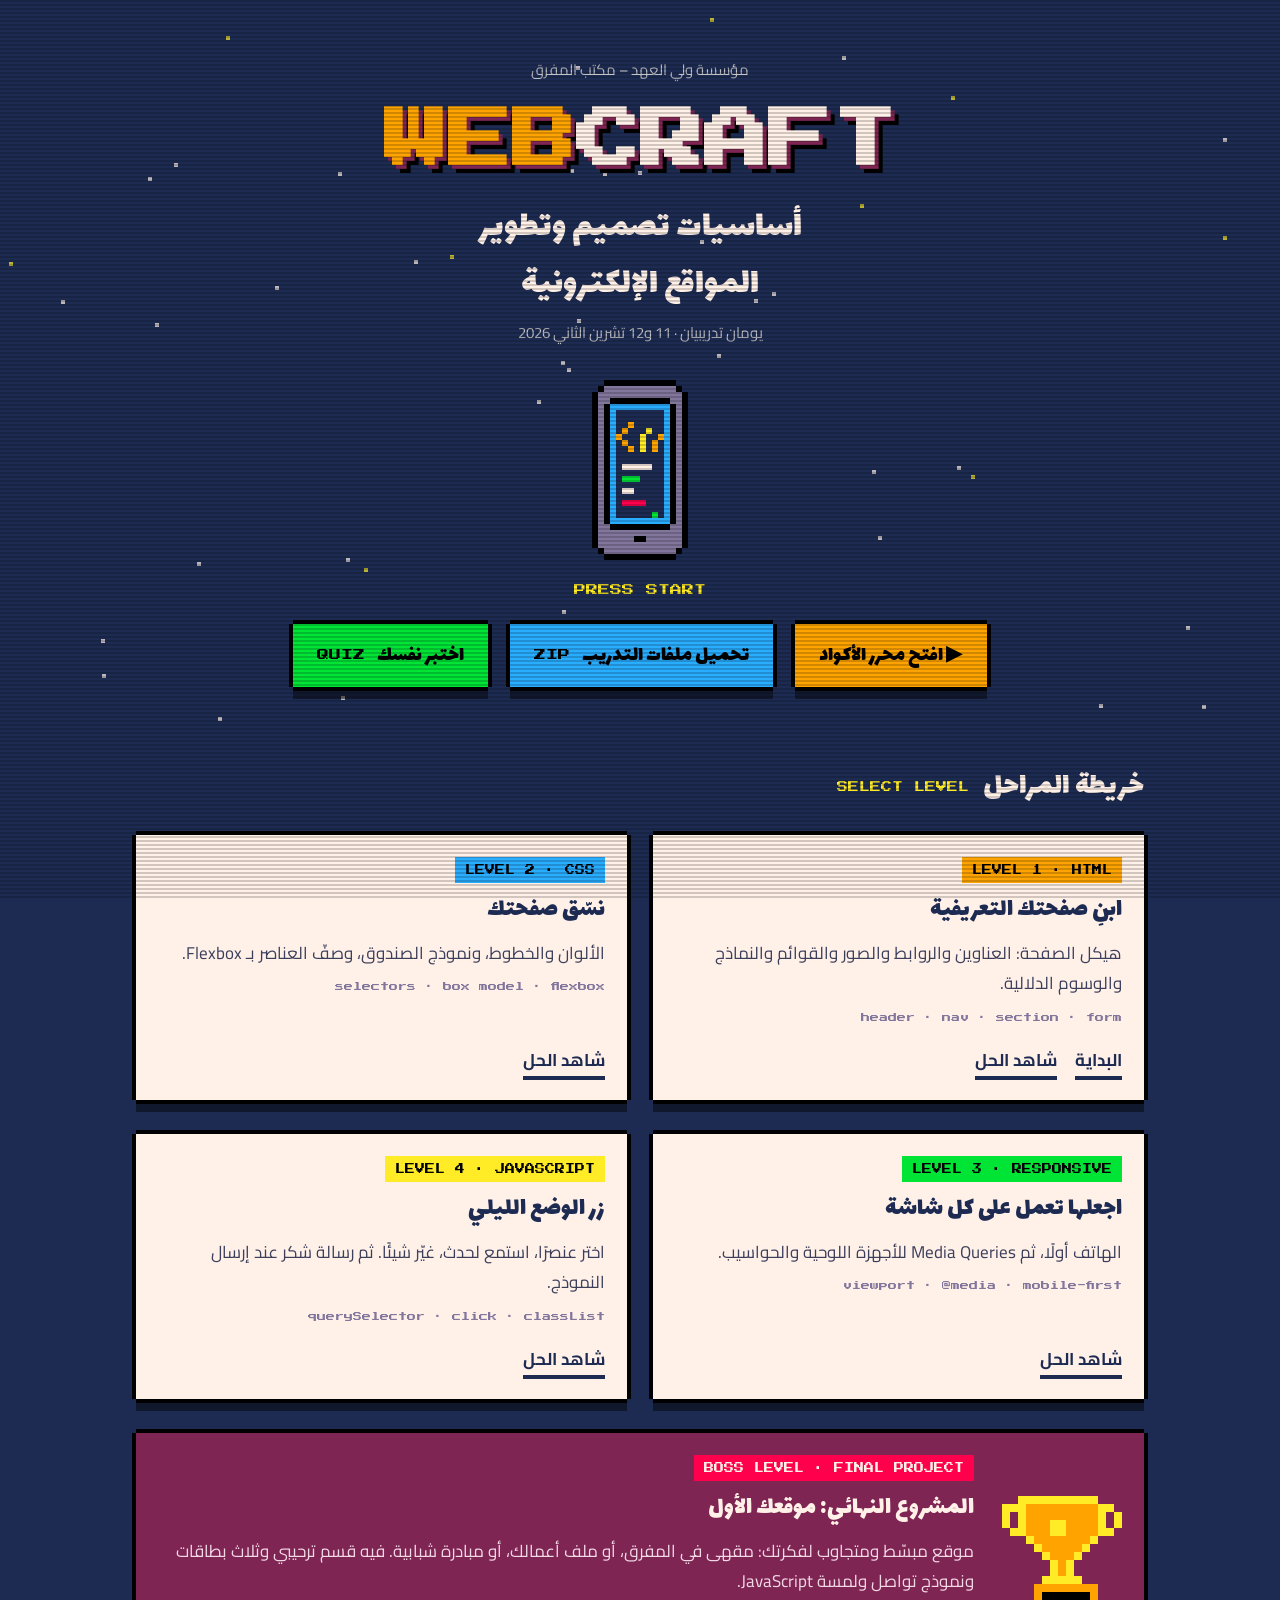
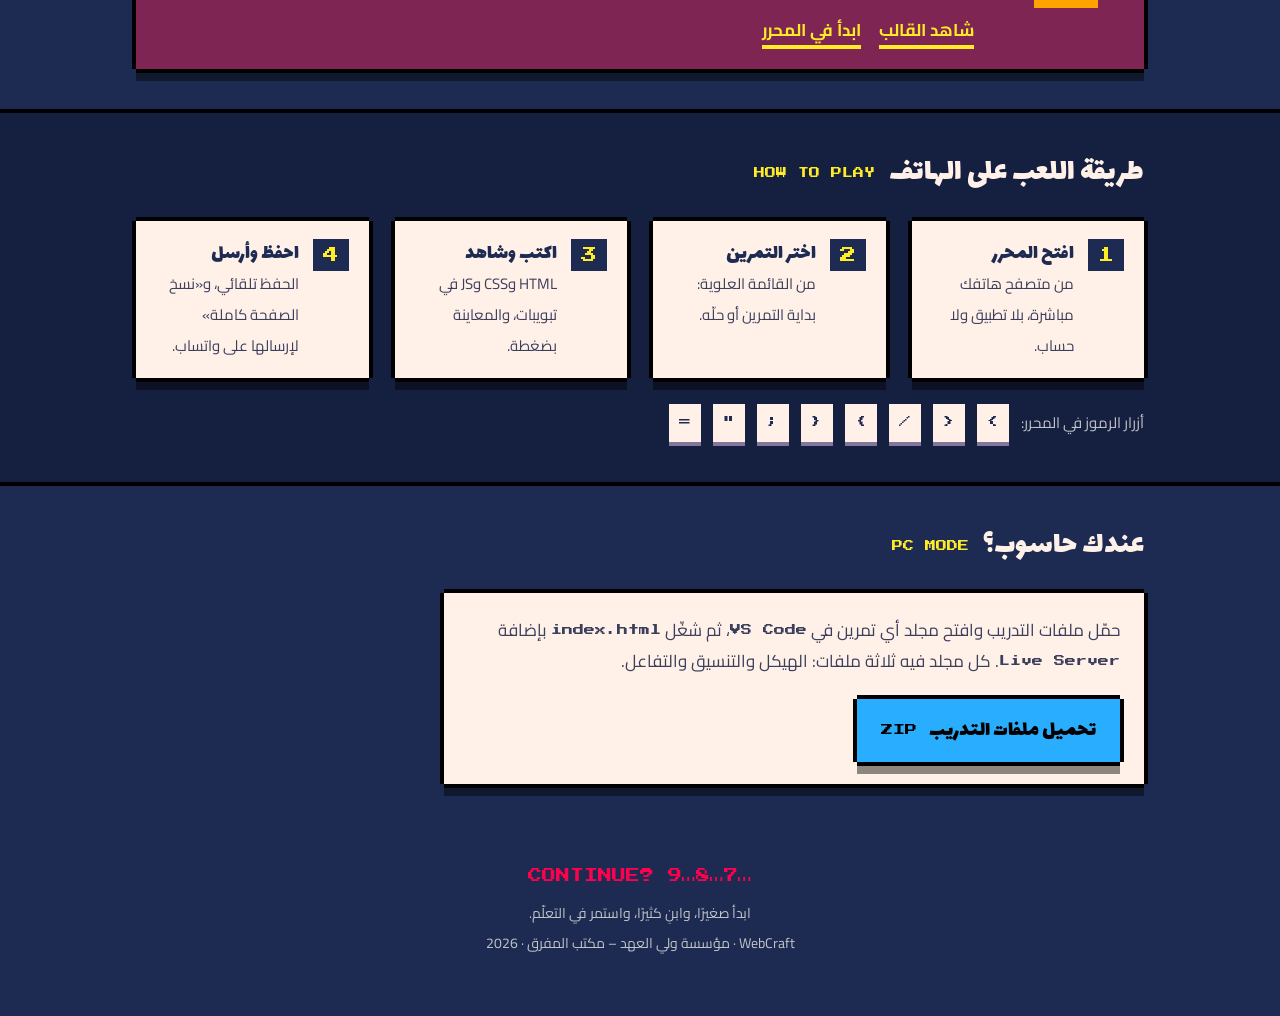
<file: index.html>
<!DOCTYPE html>
<html lang="ar" dir="rtl">
<head>
<meta charset="UTF-8">
<meta name="viewport" content="width=device-width, initial-scale=1, viewport-fit=cover">
<title>WebCraft</title>
<meta name="description" content="WebCraft: تدريب أساسيات تصميم وتطوير المواقع الإلكترونية – مؤسسة ولي العهد، مكتب المفرق. محرر أكواد للهاتف، والتمارين وحلولها، وقالب المشروع النهائي.">
<meta name="theme-color" content="#1D2B53">
<link rel="preconnect" href="https://fonts.googleapis.com">
<link rel="preconnect" href="https://fonts.gstatic.com" crossorigin>
<link rel="stylesheet" href="https://fonts.googleapis.com/css2?family=Press+Start+2P&family=Lalezar&family=Cairo:wght@400;700&display=swap">
<style>
/* Layout: an 8-bit "title screen" – logo + START, then the levels map (one card per exercise), a how-to-play strip, credits.
   Palette is the PICO-8 fantasy-console palette; single deliberate dark look. */
:root{
  --night:#1D2B53; --ink:#000000; --cream:#FFF1E8; --grey:#C2C3C7; --slate:#83769C;
  --orange:#FFA300; --red:#FF004D; --yellow:#FFEC27; --green:#00E436; --blue:#29ADFF; --plum:#7E2553;
  --pixel:"Press Start 2P", "Courier New", monospace;
  --display:"Lalezar", "Cairo", Tahoma, sans-serif;
  --body:"Cairo", Tahoma, "Segoe UI", sans-serif;
  --px:4px;
  color-scheme:dark;
}
*{box-sizing:border-box}
html{background:var(--night)}
body{margin:0;background:var(--night);color:var(--cream);font-family:var(--body);font-size:17px;line-height:1.8;
  padding-top:env(safe-area-inset-top,0px);padding-bottom:env(safe-area-inset-bottom,0px)}
/* CRT scanlines */
body::after{content:"";position:fixed;inset:0;pointer-events:none;z-index:50;
  background:repeating-linear-gradient(to bottom, rgba(0,0,0,.18) 0 2px, transparent 2px 4px);mix-blend-mode:multiply}
a{color:inherit}
:focus-visible{outline:var(--px) dashed var(--yellow);outline-offset:var(--px)}
.wrap{max-width:1040px;margin:0 auto;padding-left:max(16px, env(safe-area-inset-left, 0px));padding-right:max(16px, env(safe-area-inset-right, 0px))}
.latin{font-family:var(--pixel);direction:ltr;unicode-bidi:isolate;letter-spacing:0}

/* Pixel box: stepped corners via box-shadow */
.pbox{position:relative;background:var(--cream);color:var(--night);
  box-shadow:0 calc(-1*var(--px)) 0 0 var(--ink),0 var(--px) 0 0 var(--ink),calc(-1*var(--px)) 0 0 0 var(--ink),var(--px) 0 0 0 var(--ink),
  0 calc(3*var(--px)) 0 0 rgba(0,0,0,.45)}

/* Stars */
.stars{position:absolute;inset:0;overflow:hidden;pointer-events:none}
.stars i{position:absolute;width:var(--px);height:var(--px);background:var(--cream);opacity:.7}
@media (prefers-reduced-motion:no-preference){.stars i:nth-child(3n){animation:tw 1.6s steps(2) infinite}.blink{animation:blink 1s steps(2) infinite}}
@keyframes tw{50%{opacity:.15}}
@keyframes blink{50%{opacity:0}}

/* Hero / title screen */
.hero{position:relative;padding-block:56px 40px;text-align:center;overflow:hidden}
.org{font-size:15px;color:var(--grey);margin:0 0 18px}
.logo{margin:0;font-family:var(--pixel);font-size:clamp(30px,8vw,64px);line-height:1.25;color:var(--orange);direction:ltr;
  text-shadow:var(--px) var(--px) 0 var(--plum),calc(2*var(--px)) calc(2*var(--px)) 0 var(--ink)}
.logo span{color:var(--cream)}
.tagline{font-family:var(--display);font-size:clamp(24px,4.6vw,38px);font-weight:400;line-height:1.5;margin:18px auto 6px;max-width:22ch;text-wrap:balance}
.meta{font-size:15px;color:var(--grey);margin:0}
.sprite{display:block;margin:28px auto 8px;width:192px;height:192px;image-rendering:pixelated;max-width:100%}
.press{font-family:var(--pixel);font-size:12px;color:var(--yellow);margin:14px 0 22px;direction:ltr}
.ctas{display:flex;flex-wrap:wrap;gap:22px;justify-content:center}
.btn{display:inline-flex;align-items:center;gap:12px;font-family:var(--display);font-size:22px;text-decoration:none;padding:12px 24px;cursor:pointer;
  background:var(--orange);color:var(--ink);transition:transform .05s steps(1)}
.btn.alt{background:var(--blue)}
.btn:hover{background:var(--yellow)}
.btn:active{transform:translateY(var(--px));box-shadow:0 calc(-1*var(--px)) 0 0 var(--ink),0 var(--px) 0 0 var(--ink),calc(-1*var(--px)) 0 0 0 var(--ink),var(--px) 0 0 0 var(--ink)}
.btn .latin{font-size:12px}

/* Section titles */
section{padding-block:40px}
.stitle{display:flex;align-items:baseline;gap:14px;flex-wrap:wrap;margin:0 0 26px}
.stitle h2{font-family:var(--display);font-weight:400;font-size:32px;margin:0;line-height:1.3}
.stitle .latin{font-size:11px;color:var(--yellow)}

/* Level map */
.levels{display:grid;grid-template-columns:repeat(2,minmax(0,1fr));gap:34px 26px}
@media (max-width:640px){.levels{grid-template-columns:1fr}}
.level{padding:22px 22px 20px;display:flex;flex-direction:column;gap:10px;min-width:0}
.level .tag{align-self:flex-start;font-family:var(--pixel);font-size:10px;line-height:1;padding:8px 10px;color:var(--ink);direction:ltr}
.level h3{font-family:var(--display);font-weight:400;font-size:26px;margin:0;line-height:1.35}
.level p{margin:0;color:#3B3F5C}
.level .skills{font-family:var(--pixel);font-size:9px;line-height:2;color:var(--slate);direction:ltr;text-align:right}
.level .links{display:flex;gap:18px;flex-wrap:wrap;margin-top:auto;padding-top:8px}
.level .links a{font-weight:700;color:var(--night);text-decoration:none;border-bottom:var(--px) solid currentColor}
.level .links a:hover{color:var(--red)}
.hearts{display:flex;gap:4px;direction:ltr;justify-content:flex-end}
.hearts canvas{width:20px;height:18px;image-rendering:pixelated}
.l1 .tag{background:var(--orange)} .l2 .tag{background:var(--blue)} .l3 .tag{background:var(--green)} .l4 .tag{background:var(--yellow)}
.boss{grid-column:1/-1;background:var(--plum);color:var(--cream);display:grid;grid-template-columns:auto 1fr;gap:20px;align-items:center}
.boss .tag{background:var(--red);color:var(--cream)}
.boss p{color:#F3D9E6}
.boss .links a{color:var(--yellow)}
.boss canvas.bosssprite{width:128px;height:128px;image-rendering:pixelated}

/* How to play */
.steps{list-style:none;margin:0;padding:0;display:grid;grid-template-columns:repeat(auto-fit,minmax(220px,1fr));gap:26px}
.steps li{padding:18px 20px;display:flex;gap:14px;align-items:flex-start}
.steps .n{flex:0 0 auto;font-family:var(--pixel);font-size:16px;background:var(--night);color:var(--yellow);padding:8px 10px;line-height:1}
.steps strong{display:block;font-family:var(--display);font-weight:400;font-size:21px;line-height:1.4}
.steps span{color:#3B3F5C;font-size:15px}
.dark-strip{background:#151F40;border-block:var(--px) solid var(--ink)}
.controls{display:flex;flex-wrap:wrap;gap:12px;margin-top:26px;align-items:center;color:var(--grey);font-size:15px}
.key{font-family:var(--pixel);font-size:12px;background:var(--cream);color:var(--night);padding:8px 10px;direction:ltr;
  box-shadow:0 var(--px) 0 0 var(--slate)}

/* Footer */
footer{padding-block:40px 56px;text-align:center;color:var(--grey);font-size:14px}
footer .over{font-family:var(--pixel);font-size:14px;color:var(--red);margin:0 0 12px;direction:ltr}
footer p{margin:4px 0}

@media (max-width:560px){
  .boss{grid-template-columns:1fr;justify-items:start}
  .boss canvas.bosssprite{width:96px;height:96px}
  .btn{font-size:20px;padding:10px 18px}
}
</style>
</head>
<body>

<header class="hero">
  <div class="stars" aria-hidden="true" id="stars"></div>
  <div class="wrap" style="position:relative">
    <p class="org">مؤسسة ولي العهد – مكتب المفرق</p>
    <h1 class="logo">WEB<span>CRAFT</span></h1>
    <p class="tagline">أساسيات تصميم وتطوير المواقع الإلكترونية</p>
    <p class="meta">يومان تدريبيان · 11 و12 تشرين الثاني 2026</p>
    <canvas class="sprite" id="hero" width="32" height="32" aria-label="رسمة بكسلية لهاتف يعرض رمز الكود"></canvas>
    <p class="press"><span class="blink">PRESS START</span></p>
    <div class="ctas">
      <a class="btn pbox" href="editor/">▶ افتح محرر الأكواد</a>
      <a class="btn alt pbox" href="WebCraft-files.zip" download>تحميل ملفات التدريب <span class="latin">ZIP</span></a>
      <a class="btn pbox" style="background:var(--green)" href="quiz/">اختبر نفسك <span class="latin">QUIZ</span></a>
    </div>
  </div>
</header>

<main>
  <section>
    <div class="wrap">
      <div class="stitle"><h2>خريطة المراحل</h2><span class="latin">SELECT LEVEL</span></div>
      <div class="levels">
        <article class="level pbox l1">
          <span class="tag">LEVEL 1 · HTML</span>
          <h3>ابنِ صفحتك التعريفية</h3>
          <p>هيكل الصفحة: العناوين والروابط والصور والقوائم والنماذج والوسوم الدلالية.</p>
          <div class="skills">header · nav · section · form</div>
          <div class="links"><a href="files/01-tamreen1-start/">البداية</a><a href="files/02-tamreen1-solution/">شاهد الحل</a></div>
        </article>
        <article class="level pbox l2">
          <span class="tag">LEVEL 2 · CSS</span>
          <h3>نسّق صفحتك</h3>
          <p>الألوان والخطوط، ونموذج الصندوق، وصفّ العناصر بـ Flexbox.</p>
          <div class="skills">selectors · box model · flexbox</div>
          <div class="links"><a href="files/03-tamreen2-solution/">شاهد الحل</a></div>
        </article>
        <article class="level pbox l3">
          <span class="tag">LEVEL 3 · RESPONSIVE</span>
          <h3>اجعلها تعمل على كل شاشة</h3>
          <p>الهاتف أولًا، ثم Media Queries للأجهزة اللوحية والحواسيب.</p>
          <div class="skills">viewport · @media · mobile-first</div>
          <div class="links"><a href="files/04-tamreen3-solution/">شاهد الحل</a></div>
        </article>
        <article class="level pbox l4">
          <span class="tag">LEVEL 4 · JAVASCRIPT</span>
          <h3>زر الوضع الليلي</h3>
          <p>اختر عنصرًا، استمع لحدث، غيّر شيئًا. ثم رسالة شكر عند إرسال النموذج.</p>
          <div class="skills">querySelector · click · classList</div>
          <div class="links"><a href="files/05-tamreen4-solution/">شاهد الحل</a></div>
        </article>
        <article class="level pbox boss">
          <canvas class="bosssprite" id="boss" width="16" height="16" aria-hidden="true"></canvas>
          <div style="display:flex;flex-direction:column;gap:10px;min-width:0">
            <span class="tag">BOSS LEVEL · FINAL PROJECT</span>
            <h3>المشروع النهائي: موقعك الأول</h3>
            <p>موقع مبسّط ومتجاوب لفكرتك: مقهى في المفرق، أو ملف أعمالك، أو مبادرة شبابية. فيه قسم ترحيبي وثلاث بطاقات ونموذج تواصل ولمسة JavaScript.</p>
            <div class="links"><a href="files/06-final-project-template/">شاهد القالب</a><a href="editor/">ابدأ في المحرر</a></div>
          </div>
        </article>
      </div>
    </div>
  </section>

  <section class="dark-strip">
    <div class="wrap">
      <div class="stitle"><h2>طريقة اللعب على الهاتف</h2><span class="latin">HOW TO PLAY</span></div>
      <ol class="steps">
        <li class="pbox"><span class="n latin">1</span><div><strong>افتح المحرر</strong><span>من متصفح هاتفك مباشرة، بلا تطبيق ولا حساب.</span></div></li>
        <li class="pbox"><span class="n latin">2</span><div><strong>اختر التمرين</strong><span>من القائمة العلوية: بداية التمرين أو حلّه.</span></div></li>
        <li class="pbox"><span class="n latin">3</span><div><strong>اكتب وشاهد</strong><span>HTML وCSS وJS في تبويبات، والمعاينة بضغطة.</span></div></li>
        <li class="pbox"><span class="n latin">4</span><div><strong>احفظ وأرسل</strong><span>الحفظ تلقائي، و«نسخ الصفحة كاملة» لإرسالها على واتساب.</span></div></li>
      </ol>
      <div class="controls" aria-label="أزرار الرموز في المحرر">
        <span>أزرار الرموز في المحرر:</span>
        <span class="key">&lt;</span><span class="key">&gt;</span><span class="key">/</span><span class="key">{</span><span class="key">}</span><span class="key">;</span><span class="key">"</span><span class="key">=</span>
      </div>
    </div>
  </section>

  <section>
    <div class="wrap">
      <div class="stitle"><h2>عندك حاسوب؟</h2><span class="latin">PC MODE</span></div>
      <div class="pbox" style="padding:22px 24px;max-width:70ch">
        <p style="margin:0 0 8px;color:#3B3F5C">حمّل ملفات التدريب وافتح مجلد أي تمرين في <span class="latin" style="font-size:11px">VS Code</span>، ثم شغّل <span class="latin" style="font-size:11px">index.html</span> بإضافة <span class="latin" style="font-size:11px">Live Server</span>. كل مجلد فيه ثلاثة ملفات: الهيكل والتنسيق والتفاعل.</p>
        <a class="btn alt pbox" style="margin-top:14px" href="WebCraft-files.zip" download>تحميل ملفات التدريب <span class="latin">ZIP</span></a>
      </div>
    </div>
  </section>
</main>

<footer>
  <div class="wrap">
    <p class="over">CONTINUE? 9…8…7…</p>
    <p>ابدأ صغيرًا، وابنِ كثيرًا، واستمر في التعلّم.</p>
    <p>WebCraft · مؤسسة ولي العهد – مكتب المفرق · 2026</p>
  </div>
</footer>

<script>
(function(){
  // Pixel art from string maps. Palette keys -> PICO-8 colors.
  var P={".":null,k:"#000000",n:"#1D2B53",c:"#FFF1E8",g:"#C2C3C7",o:"#FFA300",y:"#FFEC27",b:"#29ADFF",r:"#FF004D",p:"#7E2553",G:"#00E436",s:"#83769C"};
  function draw(id,rows){
    var cv=document.getElementById(id); if(!cv) return; var ctx=cv.getContext("2d");
    rows.forEach(function(row,y){ for(var x=0;x<row.length;x++){ var c=P[row[x]]; if(c){ctx.fillStyle=c;ctx.fillRect(x,y,1,1);} } });
  }
  // 32x32 phone showing </> with a cursor
  draw("hero",[
"................................",
"..........kkkkkkkkkkkk..........",
".........kssssssssssssk.........",
"........kssssssssssssssk........",
"........ksskkkkkkkkkkssk........",
"........kskbbbbbbbbbbksk........",
"........kskbnnnnnnnnbksk........",
"........kskbnnnnnnnnbksk........",
"........kskbnnonnnnnbksk........",
"........kskbnonnnynnbksk........",
"........kskbonnnynnobksk........",
"........kskbnonnynonbksk........",
"........kskbnnonynonbksk........",
"........kskbnnnnnnnnbksk........",
"........kskbnnnnnnnnbksk........",
"........kskbncccccnnbksk........",
"........kskbnnnnnnnnbksk........",
"........kskbnGGGnnnnbksk........",
"........kskbnnnnnnnnbksk........",
"........kskbnccnnnnnbksk........",
"........kskbnnnnnnnnbksk........",
"........kskbnrrrrnnnbksk........",
"........kskbnnnnnnnnbksk........",
"........kskbnnnnnnGnbksk........",
"........kskbbbbbbbbbbksk........",
"........ksskkkkkkkkkkssk........",
"........kssssssssssssssk........",
"........ksssssskkssssssk........",
"........kssssssssssssssk........",
".........kssssssssssssk.........",
"..........kkkkkkkkkkkk..........",
"................................"
  ]);
  // 16x16 boss: a pixel trophy
  draw("boss",[
"................",
"...yyyyyyyyyy...",
".yyyoooooooooyy.",
".y.yoooooooooy.y",
".y.yoooyyooooy.y",
"..yyoooyyooooyy.",
"....yoooooooy...",
".....yoooooy....",
"......yoooy.....",
".......yoy......",
".......yoy......",
"......yyyyy.....",
".....oooooooo...",
".....okkkkkko...",
".....oooooooo...",
"................"
  ]);
  // Twinkling stars in the title screen
  var st=document.getElementById("stars"); if(st){ var seed=7; function rnd(){ seed=(seed*9301+49297)%233280; return seed/233280; }
    for(var i=0;i<46;i++){ var s=document.createElement("i"); s.style.left=(rnd()*100)+"%"; s.style.top=(rnd()*100)+"%"; if(i%5===0){s.style.background="#FFEC27"} st.appendChild(s); } }
})();
</script>
</body>
</html>
</file>
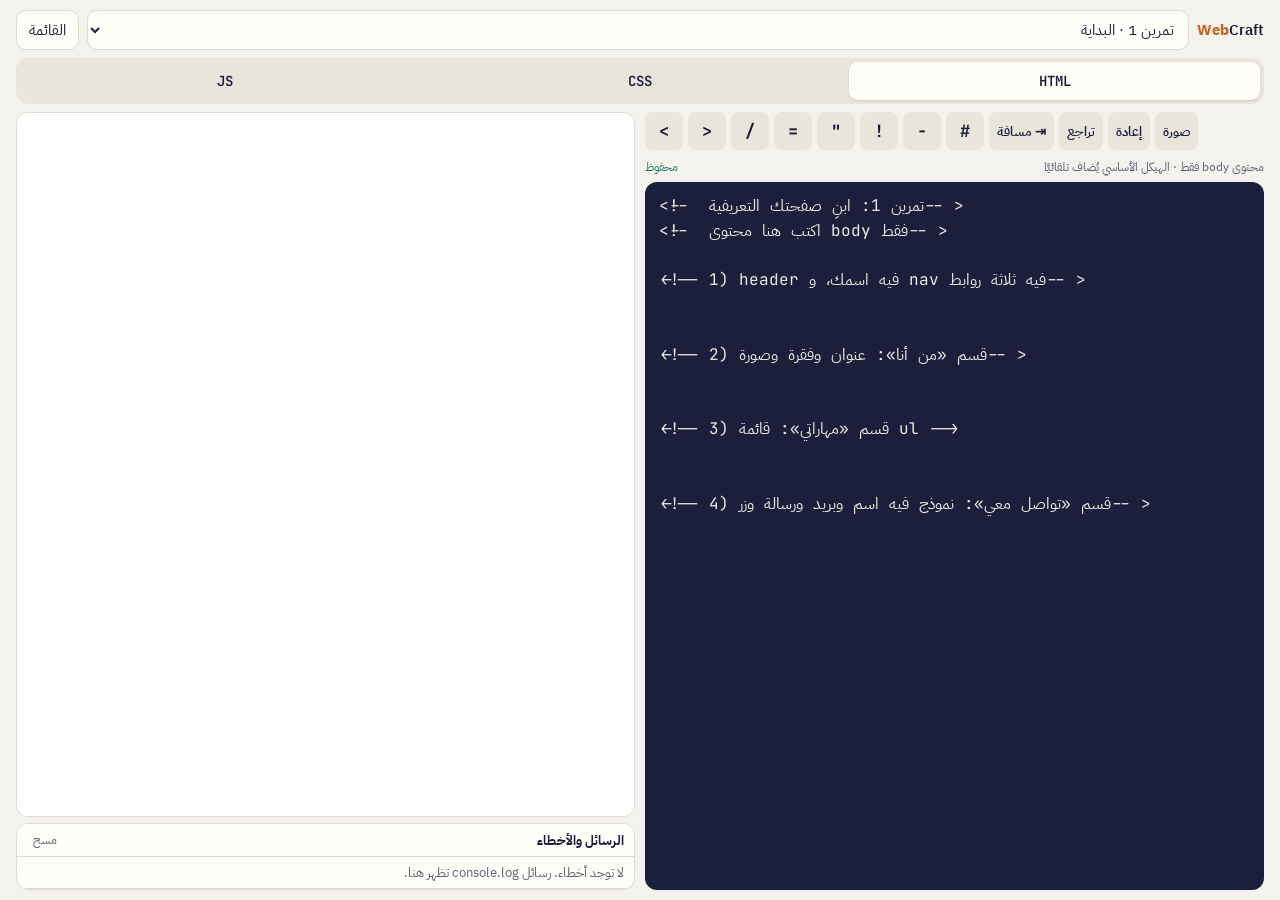
<file: editor/index.html>
<!DOCTYPE html>
<html lang="ar" dir="rtl">
<head>
<meta charset="UTF-8">
<meta name="viewport" content="width=device-width, initial-scale=1, viewport-fit=cover">
<meta name="theme-color" content="#1B1F3B">
<style>[hidden]{display:none!important}body{margin:0}:root{padding-top:env(safe-area-inset-top,0px);padding-bottom:env(safe-area-inset-bottom,0px)}</style>
<title>WebCraft Editor</title>
<meta name="claude:viewport-fit-sides" content="cover">
<link rel="stylesheet" href="https://fonts.googleapis.com/css2?family=IBM+Plex+Sans+Arabic:wght@400;600&family=JetBrains+Mono:wght@400;700&display=swap">
<style>
/* Layout: one-screen phone app. Header (exercise picker + menu), tabs, symbol bar, editor/preview fill the rest; side-by-side on wide screens. */
:root{
  --bg:#F4F2EC; --panel:#FFFDF8; --ink:#1B1F3B; --muted:#5E6378; --line:#DEDACF;
  --accent:#C9601F; --accent-ink:#FFFFFF; --teal:#1F7A70;
  --code-bg:#1B1F3B; --code-ink:#ECEAE3; --key-bg:#E9E5DA;
  --err:#B42318; --err-bg:#FDECEA; --ok:#1F7A70;
  --f-ui:"IBM Plex Sans Arabic", Tahoma, "Segoe UI", sans-serif;
  --f-code:"JetBrains Mono", "IBM Plex Sans Arabic", ui-monospace, Menlo, Consolas, monospace;
}
@media (prefers-color-scheme: dark){:root:not([data-theme="light"]){
  --bg:#12152B; --panel:#1B1F3B; --ink:#ECEAE3; --muted:#A3A8BE; --line:#2F3560;
  --accent:#F2A65A; --accent-ink:#1B1F3B; --teal:#6CC3B5;
  --code-bg:#0D1024; --code-ink:#ECEAE3; --key-bg:#262B4E;
  --err:#FF8A7A; --err-bg:#3A2226; --ok:#6CC3B5; color-scheme:dark}}
:root[data-theme="dark"]{
  --bg:#12152B; --panel:#1B1F3B; --ink:#ECEAE3; --muted:#A3A8BE; --line:#2F3560;
  --accent:#F2A65A; --accent-ink:#1B1F3B; --teal:#6CC3B5;
  --code-bg:#0D1024; --code-ink:#ECEAE3; --key-bg:#262B4E;
  --err:#FF8A7A; --err-bg:#3A2226; --ok:#6CC3B5; color-scheme:dark}

html,body{height:100%}
body{background:var(--bg);color:var(--ink);font-family:var(--f-ui);font-size:15px;overflow:hidden}
*{box-sizing:border-box}
button,select{font:inherit;color:inherit}
button{cursor:pointer}
:focus-visible{outline:2px solid var(--accent);outline-offset:2px}

.app{height:100%;display:flex;flex-direction:column;padding-left:max(16px, env(safe-area-inset-left, 0px));padding-right:max(16px, env(safe-area-inset-right, 0px));padding-block:10px;gap:8px}

.top{display:flex;align-items:center;gap:8px}
.brand{font-weight:600;font-size:15px;white-space:nowrap}
.brand b{color:var(--accent)}
.picker{flex:1;min-width:0;height:40px;border:1px solid var(--line);border-radius:10px;background:var(--panel);padding:0 10px}
.btn{height:40px;padding:0 12px;border:1px solid var(--line);border-radius:10px;background:var(--panel);white-space:nowrap}
.btn.primary{background:var(--accent);color:var(--accent-ink);border-color:var(--accent);font-weight:600}
.status{font-size:12px;color:var(--muted);white-space:nowrap}
.status.saved{color:var(--ok)}

.tabs{display:flex;gap:4px;background:var(--key-bg);border-radius:12px;padding:4px}
.tab{flex:1;height:38px;border:0;border-radius:9px;background:transparent;font-weight:600;font-family:var(--f-code);font-size:14px;position:relative}
.tab[aria-selected="true"]{background:var(--panel);box-shadow:0 1px 2px rgba(0,0,0,.12)}
.tab.preview-tab{font-family:var(--f-ui)}
.badge{position:absolute;top:4px;inset-inline-start:6px;min-width:18px;height:18px;border-radius:9px;background:var(--err);color:#fff;font-size:11px;line-height:18px;padding:0 5px;font-family:var(--f-ui)}

.work{flex:1;min-height:0;display:flex;gap:10px}
.editor-pane,.preview-pane{flex:1;min-width:0;min-height:0;display:flex;flex-direction:column;gap:6px}

.keys{display:flex;gap:5px;overflow-x:auto;padding-bottom:2px;scrollbar-width:none;direction:ltr}
.keys::-webkit-scrollbar{display:none}
.key{flex:0 0 auto;min-width:38px;height:38px;border:0;border-radius:8px;background:var(--key-bg);font-family:var(--f-code);font-size:17px;font-weight:700;padding:0 8px;touch-action:manipulation}
.key.wide{font-family:var(--f-ui);font-size:13px;font-weight:600}
.key:active{background:var(--accent);color:var(--accent-ink)}

.hint{font-size:12px;color:var(--muted)}
textarea.code{flex:1;min-height:0;width:100%;resize:none;border:0;border-radius:12px;background:var(--code-bg);color:var(--code-ink);font-family:var(--f-code);font-size:16px;line-height:1.55;padding:12px 14px;direction:ltr;text-align:left;tab-size:2;white-space:pre;overflow:auto}

.frame-wrap{flex:1;min-height:0;border:1px solid var(--line);border-radius:12px;overflow:hidden;background:#fff}
iframe{width:100%;height:100%;border:0;display:block;background:#fff}
.console{max-height:34%;overflow:auto;border:1px solid var(--line);border-radius:12px;background:var(--panel);font-size:13px}
.console-head{display:flex;align-items:center;justify-content:space-between;padding:6px 10px;border-bottom:1px solid var(--line);position:sticky;top:0;background:var(--panel)}
.console-head strong{font-size:13px}
.console-head button{border:0;background:none;color:var(--muted);font-size:12px}
.log{padding:6px 10px;border-bottom:1px solid var(--line);font-family:var(--f-code);direction:ltr;text-align:left;white-space:pre-wrap;word-break:break-word}
.log.err{background:var(--err-bg);color:var(--err)}
.log .where{font-family:var(--f-ui);direction:rtl;display:block;text-align:right;font-size:12px;margin-top:2px}
.log .where button{border:0;background:none;color:inherit;text-decoration:underline;padding:0;font-size:12px}
.log.empty{font-family:var(--f-ui);direction:rtl;text-align:right;color:var(--muted)}

.bar{display:flex;align-items:center;gap:8px;flex-wrap:wrap;background:var(--panel);border:1px solid var(--accent);border-radius:12px;padding:10px 12px}
.bar p{margin:0;flex:1 1 180px}

.sheet-bg{position:fixed;inset:0;background:rgba(10,12,30,.45);z-index:20;display:flex;align-items:flex-end;justify-content:center}
.sheet{width:100%;max-width:520px;max-height:85%;overflow:auto;background:var(--panel);border-radius:18px 18px 0 0;padding:16px max(16px, env(safe-area-inset-right, 0px)) calc(16px + env(safe-area-inset-bottom, 0px)) max(16px, env(safe-area-inset-left, 0px));display:flex;flex-direction:column;gap:8px}
.sheet h2{margin:0 0 4px;font-size:17px}
.sheet .item{display:flex;flex-direction:column;align-items:flex-start;gap:2px;text-align:right;border:1px solid var(--line);border-radius:12px;background:var(--bg);padding:12px 14px}
.sheet .item span{font-size:12px;color:var(--muted)}
.sheet p{margin:0;line-height:1.7;color:var(--muted)}
.sheet code{font-family:var(--f-code);direction:ltr;unicode-bidi:isolate}
textarea.export{width:100%;height:200px;font-family:var(--f-code);font-size:13px;direction:ltr;border:1px solid var(--line);border-radius:10px;background:var(--bg);color:var(--ink);padding:8px}

.toast{position:fixed;left:50%;bottom:calc(20px + env(safe-area-inset-bottom, 0px));transform:translateX(-50%);background:var(--ink);color:var(--bg);padding:10px 16px;border-radius:999px;font-size:14px;z-index:30;max-width:90%;text-align:center}

/* Phone: one pane at a time */
@media (max-width: 899px){
  .app[data-view="preview"] .editor-pane{display:none}
  .app:not([data-view="preview"]) .preview-pane{display:none}
}
/* Wide: editor and preview side by side; preview tab not needed */
@media (min-width: 900px){
  .tab.preview-tab{display:none}
  .work{flex-direction:row}
}
@media (prefers-reduced-motion: reduce){*{transition:none!important}}
</style>
</head>
<body>

<div class="app" id="app" data-view="html" dir="rtl">
  <div class="top">
    <span class="brand"><b>Web</b>Craft</span>
    <select class="picker" id="picker" aria-label="اختر تمرينًا"></select>
    <button class="btn" id="menuBtn" type="button">القائمة</button>
  </div>

  <div class="bar" id="confirmBar" hidden>
    <p id="confirmText"></p>
    <button class="btn primary" id="confirmYes" type="button">استبدال</button>
    <button class="btn" id="confirmNo" type="button">إلغاء</button>
  </div>

  <div class="tabs" role="tablist">
    <button class="tab" role="tab" data-tab="html" aria-selected="true" type="button">HTML</button>
    <button class="tab" role="tab" data-tab="css" aria-selected="false" type="button">CSS</button>
    <button class="tab" role="tab" data-tab="js" aria-selected="false" type="button">JS</button>
    <button class="tab preview-tab" role="tab" data-tab="preview" aria-selected="false" type="button">المعاينة<span class="badge" id="badge" hidden>0</span></button>
  </div>

  <div class="work">
    <section class="editor-pane" aria-label="المحرر">
      <div class="keys" id="keys"></div>
      <div style="display:flex;justify-content:space-between;align-items:center;gap:8px">
        <span class="hint" id="fileHint">محتوى body فقط · الهيكل الأساسي يُضاف تلقائيًا</span>
        <span class="status saved" id="status">محفوظ</span>
      </div>
      <textarea class="code" id="code" spellcheck="false" autocapitalize="off" autocorrect="off" autocomplete="off" wrap="off" aria-label="الكود"></textarea>
    </section>

    <section class="preview-pane" aria-label="المعاينة">
      <div class="frame-wrap"><iframe id="frame" title="معاينة الصفحة" sandbox="allow-scripts allow-forms allow-popups allow-modals"></iframe></div>
      <div class="console" id="console">
        <div class="console-head"><strong>الرسائل والأخطاء</strong><button id="clearLog" type="button">مسح</button></div>
        <div id="logs"><div class="log empty">لا توجد أخطاء. رسائل console.log تظهر هنا.</div></div>
      </div>
    </section>
  </div>
</div>

<input type="file" id="fileInput" accept="image/*" hidden>
<div id="sheetRoot"></div>
<div class="toast" id="toast" hidden></div>

<script>
(function(){
"use strict";

/* ---------- Exercise content (matches the WebCraft slides) ---------- */
var L1_HTML = [
'<header>',
'  <h1>سارة أحمد</h1>',
'  <nav>',
'    <a href="#about">من أنا</a>',
'    <a href="#skills">مهاراتي</a>',
'    <a href="#contact">تواصل معي</a>',
'  </nav>',
'</header>',
'<main>',
'  <section id="about">',
'    <h2>من أنا</h2>',
'    <img src="images/me.jpg" alt="صورة سارة">',
'    <p>أتعلّم تطوير الويب في المفرق.</p>',
'  </section>',
'  <section id="skills">',
'    <h2>مهاراتي</h2>',
'    <ul class="skills">',
'      <li class="card">HTML</li>',
'      <li class="card">CSS</li>',
'      <li class="card">JavaScript</li>',
'    </ul>',
'  </section>',
'  <section id="contact">',
'    <h2>تواصل معي</h2>',
'    <form>',
'      <label for="name">الاسم</label>',
'      <input type="text" id="name" required>',
'      <label for="email">البريد</label>',
'      <input type="email" id="email">',
'      <label for="msg">رسالتك</label>',
'      <textarea id="msg"></textarea>',
'      <button type="submit">إرسال</button>',
'    </form>',
'  </section>',
'</main>',
'<footer>&copy; 2026 سارة أحمد</footer>'
].join('\n');

var L2_CSS = [
'* { box-sizing: border-box; }',
'body {',
'  font-family: "Cairo", sans-serif;',
'  background: #F7F6F2;',
'  color: #1B1F3B;',
'  line-height: 1.8;',
'  margin: 0;',
'  padding: 16px;',
'}',
'nav { display: flex; gap: 16px; }',
'nav a {',
'  color: #1B1F3B;',
'  text-decoration: none;',
'}',
'nav a:hover { color: #E8742E; }',
'img { width: 160px; border-radius: 50%; }',
'.skills { list-style: none; padding: 0; }',
'.card {',
'  background: white;',
'  padding: 24px;',
'  border-radius: 12px;',
'  box-shadow: 0 4px 12px rgba(0,0,0,.1);',
'  margin-bottom: 12px;',
'}',
'label { display: block; margin-top: 8px; }',
'input, textarea { width: 100%; padding: 10px; }',
'button {',
'  background: #E8742E; color: white;',
'  border: none; padding: 12px 24px;',
'  border-radius: 8px;',
'  margin-top: 12px;',
'}'
].join('\n');

var L3_CSS = L2_CSS + '\n\n' + [
'/* تمرين 3: التصميم المتجاوب */',
'img { max-width: 100%; height: auto; }',
'nav { flex-wrap: wrap; }',
'.skills {',
'  display: flex;',
'  flex-direction: column;',
'  gap: 16px;',
'}',
'.card { margin-bottom: 0; }',
'@media (min-width: 768px) {',
'  .skills { flex-direction: row; }',
'  .card { flex: 1; }',
'  nav { justify-content: space-between; }',
'}'
].join('\n');

var L4_HTML = L1_HTML.replace('  </nav>\n</header>', '  </nav>\n  <button id="themeBtn">الوضع الليلي</button>\n</header>');

var L4_CSS = L3_CSS + '\n\n' + [
'/* تمرين 4: الوضع الليلي */',
'body.dark {',
'  background: #1B1F3B;',
'  color: #F7F6F2;',
'}',
'body.dark a { color: #F2A65A; }',
'body.dark .card { background: #262B4E; }'
].join('\n');

var L4_JS = [
'const btn = document.querySelector("#themeBtn");',
'',
'btn.addEventListener("click", function () {',
'  document.body.classList.toggle("dark");',
'',
'  // تحدٍّ 5: تغيير نص الزر',
'  if (document.body.classList.contains("dark")) {',
'    btn.textContent = "الوضع النهاري";',
'  } else {',
'    btn.textContent = "الوضع الليلي";',
'  }',
'});',
'',
'// تحدٍّ 6: رسالة شكر عند إرسال النموذج',
'const form = document.querySelector("form");',
'form.addEventListener("submit", function (e) {',
'  e.preventDefault();',
'  form.innerHTML = "<p>شكرًا، وصلت رسالتك</p>";',
'});'
].join('\n');

var START_HTML = [
'<!-- تمرين 1: ابنِ صفحتك التعريفية -->',
'<!-- اكتب هنا محتوى body فقط -->',
'',
'<!-- 1) header فيه اسمك، و nav فيه ثلاثة روابط -->',
'',
'',
'<!-- 2) قسم «من أنا»: عنوان وفقرة وصورة -->',
'',
'',
'<!-- 3) قسم «مهاراتي»: قائمة ul -->',
'',
'',
'<!-- 4) قسم «تواصل معي»: نموذج فيه اسم وبريد ورسالة وزر -->',
''
].join('\n');

var P_HTML = [
'<header>',
'  <h1>[اسم مشروعك]</h1>',
'  <nav>',
'    <a href="#services">خدماتنا</a>',
'    <a href="#about">من نحن</a>',
'    <a href="#contact">تواصل</a>',
'  </nav>',
'</header>',
'<main>',
'  <section class="hero">',
'    <h2>[جملة ترحيبية تشرح فكرتك]</h2>',
'    <p>[وصف قصير: ماذا تقدّم ولمن]</p>',
'    <a class="cta" href="#contact">[احجز الآن]</a>',
'  </section>',
'  <section id="services">',
'    <h2>خدماتنا</h2>',
'    <div class="cards">',
'      <article class="card">',
'        <img src="images/1.jpg" alt="[وصف الصورة]">',
'        <h3>[الخدمة الأولى]</h3>',
'        <p>[وصف قصير]</p>',
'      </article>',
'      <article class="card">',
'        <img src="images/2.jpg" alt="[وصف الصورة]">',
'        <h3>[الخدمة الثانية]</h3>',
'        <p>[وصف قصير]</p>',
'      </article>',
'      <article class="card">',
'        <img src="images/3.jpg" alt="[وصف الصورة]">',
'        <h3>[الخدمة الثالثة]</h3>',
'        <p>[وصف قصير]</p>',
'      </article>',
'    </div>',
'  </section>',
'  <section id="about">',
'    <h2>من نحن</h2>',
'    <p>[فقرة عن المشروع أو عنك]</p>',
'  </section>',
'  <section id="contact">',
'    <h2>تواصل معنا</h2>',
'    <form>',
'      <label for="name">الاسم</label>',
'      <input type="text" id="name" required>',
'      <label for="phone">رقم الهاتف</label>',
'      <input type="tel" id="phone">',
'      <button type="submit">إرسال</button>',
'    </form>',
'    <p id="thanks" hidden>شكرًا لك، سنتواصل معك قريبًا.</p>',
'  </section>',
'</main>',
'<footer>&copy; 2026 [اسم مشروعك]</footer>'
].join('\n');

var P_CSS = [
'/* غيّر هذه الألوان الثلاثة لتناسب مشروعك */',
'* { box-sizing: border-box; }',
'body {',
'  font-family: "Cairo", sans-serif;',
'  margin: 0;',
'  background: #F7F6F2;',
'  color: #1B1F3B;',
'  line-height: 1.8;',
'}',
'header, section, footer { padding: 16px; }',
'header { background: #1B1F3B; color: white; }',
'nav { display: flex; flex-wrap: wrap; gap: 16px; }',
'nav a { color: white; text-decoration: none; }',
'.hero { text-align: center; padding: 40px 16px; }',
'.cta {',
'  display: inline-block;',
'  background: #E8742E; color: white;',
'  padding: 12px 28px; border-radius: 999px;',
'  text-decoration: none;',
'}',
'.cards { display: flex; flex-direction: column; gap: 16px; }',
'.card {',
'  background: white; border-radius: 12px;',
'  padding: 16px;',
'  box-shadow: 0 4px 12px rgba(0,0,0,.08);',
'}',
'.card img { width: 100%; border-radius: 8px; }',
'label { display: block; margin-top: 8px; }',
'input { width: 100%; padding: 10px; }',
'button {',
'  margin-top: 12px; background: #E8742E; color: white;',
'  border: none; padding: 12px 24px; border-radius: 8px;',
'}',
'footer { text-align: center; color: #5E6378; }',
'',
'@media (min-width: 768px) {',
'  .cards { flex-direction: row; }',
'  .card { flex: 1; }',
'}'
].join('\n');

var P_JS = [
'// لمسة تفاعلية: رسالة شكر بعد إرسال النموذج',
'const form = document.querySelector("form");',
'const thanks = document.querySelector("#thanks");',
'',
'form.addEventListener("submit", function (e) {',
'  e.preventDefault();',
'  form.hidden = true;',
'  thanks.hidden = false;',
'});'
].join('\n');

var SLOTS = [
  {id:"lab1-start", name:"تمرين 1 · البداية", html:START_HTML, css:"/* سنكتب التنسيق في تمرين 2 */\n", js:"// سنكتب JavaScript في تمرين 4\n"},
  {id:"lab1-sol", name:"تمرين 1 · الحل", html:L1_HTML, css:"/* سنكتب التنسيق في تمرين 2 */\n", js:"// سنكتب JavaScript في تمرين 4\n"},
  {id:"lab2-sol", name:"تمرين 2 · الحل", html:L1_HTML, css:L2_CSS, js:"// سنكتب JavaScript في تمرين 4\n"},
  {id:"lab3-sol", name:"تمرين 3 · الحل", html:L1_HTML, css:L3_CSS, js:"// سنكتب JavaScript في تمرين 4\n"},
  {id:"lab4-sol", name:"تمرين 4 · الحل", html:L4_HTML, css:L4_CSS, js:L4_JS},
  {id:"project", name:"المشروع النهائي · القالب", html:P_HTML, css:P_CSS, js:P_JS},
  {id:"blank", name:"صفحة فارغة", html:"", css:"", js:""}
];

/* ---------- State + storage ---------- */
var KEY_WS="wc.workspace.v1", KEY_PREV="wc.previous.v1", KEY_IMG="wc.images.v1";
function load(k){try{var v=localStorage.getItem(k);return v?JSON.parse(v):null}catch(e){return null}}
function save(k,v){try{localStorage.setItem(k,JSON.stringify(v));return true}catch(e){return false}}

var ws = load(KEY_WS);
if(!ws || typeof ws.html!=="string"){ var s0=SLOTS[0]; ws={slot:s0.id,html:s0.html,css:s0.css,js:s0.js}; }
var images = load(KEY_IMG) || {};
var tab = "html";

var $ = function(id){return document.getElementById(id)};
var app=$("app"), code=$("code"), picker=$("picker"), frame=$("frame"), statusEl=$("status");

/* ---------- Picker ---------- */
SLOTS.forEach(function(s){var o=document.createElement("option");o.value=s.id;o.textContent=s.name;picker.appendChild(o)});
picker.value = ws.slot || "lab1-start";

var pendingSlot=null;
picker.addEventListener("change", function(){
  var s = SLOTS.filter(function(x){return x.id===picker.value})[0];
  if(!s) return;
  var empty = !ws.html.trim() && !ws.css.trim() && !ws.js.trim();
  if(empty){ applySlot(s); return; }
  pendingSlot=s;
  $("confirmText").textContent = "تحميل «"+s.name+"» سيستبدل كودك الحالي. يمكنك استرجاعه لاحقًا من القائمة.";
  $("confirmBar").hidden=false;
  picker.value = ws.slot;
});
$("confirmYes").addEventListener("click", function(){ if(pendingSlot) applySlot(pendingSlot); hideConfirm(); });
$("confirmNo").addEventListener("click", hideConfirm);
function hideConfirm(){ pendingSlot=null; $("confirmBar").hidden=true; }

function applySlot(s){
  save(KEY_PREV, {html:ws.html,css:ws.css,js:ws.js,slot:ws.slot});
  ws={slot:s.id,html:s.html,css:s.css,js:s.js};
  if(tab!=="preview") code.value=ws[tab];
  picker.value=s.id;
  persist(); showTab(tab==="preview"?"preview":"html"); render();
  toast("تم تحميل «"+s.name+"»");
}

/* ---------- Tabs ---------- */
var HINTS={html:"محتوى body فقط · الهيكل الأساسي يُضاف تلقائيًا", css:"ملف style.css · مرتبط بالصفحة تلقائيًا", js:"ملف script.js · يعمل بعد تحميل الصفحة"};
document.querySelectorAll(".tab").forEach(function(b){ b.addEventListener("click", function(){ showTab(b.dataset.tab); }); });
function showTab(t){
  if(tab!=="preview") ws[tab]=code.value;
  tab=t;
  app.dataset.view=t;
  document.querySelectorAll(".tab").forEach(function(b){ b.setAttribute("aria-selected", String(b.dataset.tab===t)); });
  if(t==="preview"){ render(); return; }
  code.value=ws[t];
  $("fileHint").textContent=HINTS[t];
  buildKeys(t);
  if(window.matchMedia("(min-width: 900px)").matches) render();
}

/* ---------- Symbol keys ---------- */
var KEYSETS={
  html:["<",">","/","=","\"","!","-","#","Tab","تراجع","إعادة","صورة"],
  css:["{","}",":",";",".","#","-","(",")","%","\"","Tab","تراجع","إعادة"],
  js:["(",")","{","}","\"",";",".","=","#","[","]","Tab","تراجع","إعادة"]
};
function buildKeys(t){
  var box=$("keys"); box.innerHTML="";
  KEYSETS[t].forEach(function(k){
    var b=document.createElement("button"); b.type="button"; b.className="key"+(k.length>1?" wide":"");
    b.textContent = k==="Tab" ? "مسافة ⇥" : k;
    b.addEventListener("pointerdown", function(e){ e.preventDefault(); });
    b.addEventListener("mousedown", function(e){ e.preventDefault(); });
    b.addEventListener("click", function(){
      if(k==="صورة"){ openImageSheet(); return; }
      if(k==="تراجع"){ code.focus(); document.execCommand("undo"); return; }
      if(k==="إعادة"){ code.focus(); document.execCommand("redo"); return; }
      insert(k==="Tab" ? "  " : k);
    });
    box.appendChild(b);
  });
}
function insert(text){
  code.focus();
  var ok=false;
  try{ ok=document.execCommand("insertText", false, text); }catch(e){}
  if(!ok){
    var s=code.selectionStart, e2=code.selectionEnd;
    code.setRangeText(text, s, e2, "end");
    code.dispatchEvent(new Event("input",{bubbles:true}));
  }
}
code.addEventListener("keydown", function(e){
  if(e.key==="Tab"){ e.preventDefault(); insert("  "); }
});

/* ---------- Typing fixes for phones: smart quotes and Arabic punctuation ---------- */
function cleanTyping(){
  var v=code.value, n=v.replace(/[“”„«»]/g,'"').replace(/[‘’]/g,"'");
  if(tab==="css") n=n.replace(/؛/g,";").replace(/،/g,",");
  if(tab==="js") n=n.replace(/؛/g,";");
  if(n!==v){ var p=code.selectionStart; code.value=n; code.setSelectionRange(p,p); }
}

/* ---------- Autosave + live preview ---------- */
var saveTimer=null, renderTimer=null;
code.addEventListener("input", function(){
  cleanTyping();
  ws[tab]=code.value;
  statusEl.textContent="يُحفظ…"; statusEl.classList.remove("saved");
  clearTimeout(saveTimer); saveTimer=setTimeout(persist, 400);
  if(window.matchMedia("(min-width: 900px)").matches){ clearTimeout(renderTimer); renderTimer=setTimeout(render, 600); }
});
function persist(){
  var ok=save(KEY_WS, ws);
  statusEl.textContent= ok ? "محفوظ" : "غير محفوظ (التخزين متوقف)";
  statusEl.classList.toggle("saved", ok);
}

/* ---------- Images: uploaded photos stand in for images/... paths ---------- */
var PLACEHOLDER = "data:image/svg+xml;charset=utf-8,"+encodeURIComponent('<svg xmlns="http://www.w3.org/2000/svg" width="400" height="400" viewBox="0 0 400 400"><rect width="400" height="400" fill="#DCEFEC"/><circle cx="200" cy="150" r="60" fill="#9CCFC6"/><rect x="100" y="230" width="200" height="80" rx="40" fill="#9CCFC6"/><text x="200" y="360" font-family="Tahoma,sans-serif" font-size="24" text-anchor="middle" fill="#1F7A70">ارفع صورة من القائمة</text></svg>');
function resolveImages(text){
  return text.replace(/images\/[A-Za-z0-9_\-\.]+/g, function(p){ return images[p] || PLACEHOLDER; });
}
function referencedImages(){
  var found={}, re=/images\/[A-Za-z0-9_\-\.]+/g, m, all=ws.html+"\n"+ws.css;
  while((m=re.exec(all))) found[m[0]]=true;
  return Object.keys(found);
}
var imageTarget=null;
function openImageSheet(){
  var refs=referencedImages();
  var html='<h2>إضافة صورة من هاتفك</h2><p>اختر الصورة التي تريد استبدالها، أو أضف صورة جديدة في مكان المؤشر.</p>';
  refs.forEach(function(r){ html+='<button class="item" type="button" data-target="'+r+'"><strong>استبدال <code>'+r+'</code></strong><span>'+(images[r]?"مرفوعة ✓ · اضغط لتغييرها":"لم تُرفع بعد")+'</span></button>'; });
  html+='<button class="item" type="button" data-target="__new"><strong>صورة جديدة</strong><span>تُضاف في مكان المؤشر في HTML</span></button>';
  html+='<button class="btn" type="button" data-close>إغلاق</button>';
  openSheet(html, function(btn){
    var t=btn.getAttribute("data-target"); if(!t) return;
    imageTarget=t; $("fileInput").value=""; $("fileInput").click(); closeSheet();
  });
}
$("fileInput").addEventListener("change", function(){
  var f=this.files && this.files[0]; if(!f) return;
  var reader=new FileReader();
  reader.onload=function(){
    var img=new Image();
    img.onload=function(){
      var max=700, sc=Math.min(1, max/Math.max(img.width,img.height));
      var c=document.createElement("canvas"); c.width=Math.round(img.width*sc); c.height=Math.round(img.height*sc);
      c.getContext("2d").drawImage(img,0,0,c.width,c.height);
      var data=c.toDataURL("image/jpeg",0.78);
      var path=imageTarget;
      if(path==="__new"){ var i=1; while(images["images/photo"+i+".jpg"]) i++; path="images/photo"+i+".jpg";
        if(tab!=="html") showTab("html");
        insert('<img src="'+path+'" alt="">');
      }
      images[path]=data;
      if(!save(KEY_IMG, images)) toast("الصورة تعمل الآن لكنها لن تُحفظ بعد إغلاق الصفحة");
      else toast("تمت إضافة الصورة: "+path);
      render();
    };
    img.onerror=function(){ toast("تعذّر قراءة الصورة. جرّب صورة أخرى."); };
    img.src=reader.result;
  };
  reader.readAsDataURL(f);
});

/* ---------- Building the page shown in the preview ---------- */
var SHIM = [
'(function(){',
'function send(type,msg,line){try{parent.postMessage({wc:1,type:type,msg:String(msg),line:line||0},"*")}catch(e){}}',
'window.addEventListener("error",function(e){send("error",e.message,e.lineno)});',
'window.addEventListener("unhandledrejection",function(e){send("error",e.reason)});',
'["log","warn","error","info"].forEach(function(k){var o=console[k];console[k]=function(){var a=[].slice.call(arguments).map(function(x){try{return typeof x==="object"?JSON.stringify(x):String(x)}catch(_){return String(x)}});send(k==="error"?"error":"log",a.join(" "));o&&o.apply(console,arguments)}});',
'window.alert=function(m){send("alert",m)};',
'window.addEventListener("submit",function(e){if(!e.defaultPrevented){e.preventDefault();send("alert","تم إرسال النموذج (تجربة فقط، لا يُرسل لأي مكان)")}});',
'document.addEventListener("click",function(e){var a=e.target.closest&&e.target.closest("a[href]");if(!a)return;var h=a.getAttribute("href");if(h&&h.charAt(0)==="#"){e.preventDefault();var t=h.length>1&&document.getElementById(h.slice(1));if(t)t.scrollIntoView({behavior:"smooth"})}else if(h&&!/^https?:/i.test(h)){e.preventDefault();send("alert","هذا الرابط يفتح صفحة أخرى ("+h+") غير موجودة في هذا المحرر")}});',
'})();'
].join('\n');

var JS_LINE_OFFSET=0;
function buildDoc(forExport){
  var css = forExport ? ws.css : resolveImages(ws.css);
  var html = forExport ? ws.html : resolveImages(ws.html);
  var head = '<!DOCTYPE html>\n<html lang="ar" dir="rtl">\n<head>\n<meta charset="UTF-8">\n<meta name="viewport" content="width=device-width, initial-scale=1.0">\n<title>WebCraft</title>\n<link rel="stylesheet" href="https://fonts.googleapis.com/css2?family=Cairo:wght@400;700&display=swap">\n';
  if(!forExport) head += '<script>'+SHIM+'<\/script>\n';
  head += '<style>\n'+css+'\n</style>\n</head>\n<body>\n'+html+'\n';
  var before = head + '<script>\n';
  if(!forExport) JS_LINE_OFFSET = before.split("\n").length - 1;
  return before + ws.js + '\n<\/script>\n</body>\n</html>\n';
}

var errCount=0;
function render(){
  if(tab!=="preview") ws[tab]=code.value;
  clearLogs();
  frame.srcdoc = buildDoc(false);
}

/* ---------- Console panel ---------- */
function clearLogs(){ errCount=0; updateBadge(); $("logs").innerHTML='<div class="log empty">لا توجد أخطاء. رسائل console.log تظهر هنا.</div>'; }
$("clearLog").addEventListener("click", clearLogs);
function addLog(type,msg,line){
  var box=$("logs"); var e=box.querySelector(".empty"); if(e) e.remove();
  var d=document.createElement("div"); d.className="log"+(type==="error"?" err":"");
  d.textContent = type==="alert" ? "رسالة: "+msg : msg;
  if(type==="error"){
    errCount++; updateBadge();
    var jsLine = line ? line - JS_LINE_OFFSET : 0;
    var w=document.createElement("span"); w.className="where";
    if(jsLine>0 && jsLine <= ws.js.split("\n").length+1){
      var b=document.createElement("button"); b.type="button"; b.textContent="خطأ في JS · السطر "+jsLine+" · اضغط للانتقال إليه";
      b.addEventListener("click", function(){ goToLine(jsLine); });
      w.appendChild(b);
    } else { w.textContent="خطأ في JavaScript"; }
    d.appendChild(w);
  }
  if(type==="alert") toast(msg);
  box.appendChild(d);
}
function updateBadge(){ var b=$("badge"); b.textContent=errCount; b.hidden = errCount===0; }
window.addEventListener("message", function(e){
  if(e.source!==frame.contentWindow) return;
  var d=e.data; if(!d || d.wc!==1) return;
  addLog(d.type, d.msg, d.line);
});
function goToLine(n){
  showTab("js");
  var lines=ws.js.split("\n"), start=0;
  for(var i=0;i<n-1 && i<lines.length;i++) start+=lines[i].length+1;
  var end=start+(lines[n-1]||"").length;
  code.focus(); code.setSelectionRange(start,end);
  var lh=parseFloat(getComputedStyle(code).lineHeight)||24; code.scrollTop=Math.max(0,(n-3)*lh);
}

/* ---------- Menu sheet ---------- */
function openSheet(html, onClick){
  var root=$("sheetRoot");
  root.innerHTML='<div class="sheet-bg" id="sheetBg"><div class="sheet" role="dialog" aria-modal="true">'+html+'</div></div>';
  $("sheetBg").addEventListener("click", function(e){
    if(e.target.id==="sheetBg" || e.target.hasAttribute("data-close")){ closeSheet(); return; }
    var btn=e.target.closest("button"); if(btn && onClick) onClick(btn);
  });
}
function closeSheet(){ $("sheetRoot").innerHTML=""; }

$("menuBtn").addEventListener("click", function(){
  if(tab!=="preview") ws[tab]=code.value;
  var prev=load(KEY_PREV);
  openSheet(
    '<h2>القائمة</h2>'+
    '<button class="item" type="button" data-act="copy"><strong>نسخ الصفحة كاملة</strong><span>لإرسالها على واتساب أو لصقها في VS Code كملف index.html</span></button>'+
    '<button class="item" type="button" data-act="image"><strong>إضافة صورة من هاتفك</strong><span>تظهر مكان روابط images/… في كودك</span></button>'+
    '<button class="item" type="button" data-act="restore"'+(prev?'':' disabled')+'><strong>استرجاع الكود السابق</strong><span>'+(prev?"يرجع كودك كما كان قبل آخر تحميل تمرين":"لا يوجد كود سابق بعد")+'</span></button>'+
    '<button class="item" type="button" data-act="help"><strong>كيف أستخدم المحرر؟</strong><span>شرح سريع في دقيقة</span></button>'+
    '<button class="btn" type="button" data-close>إغلاق</button>',
    function(btn){
      var a=btn.getAttribute("data-act");
      if(a==="copy") exportSheet();
      if(a==="image"){ closeSheet(); openImageSheet(); }
      if(a==="restore" && prev){ var cur={html:ws.html,css:ws.css,js:ws.js,slot:ws.slot}; ws=prev; save(KEY_PREV,cur); if(tab!=="preview") code.value=ws[tab]; picker.value=ws.slot||"blank"; persist(); closeSheet(); showTab(tab==="preview"?"preview":"html"); render(); toast("تم استرجاع الكود السابق"); }
      if(a==="help") helpSheet();
    }
  );
});

function exportSheet(){
  var doc=buildDoc(true);
  openSheet('<h2>نسخ الصفحة كاملة</h2><p>هذا ملف index.html كامل فيه HTML وCSS وJS معًا.</p><textarea class="export" id="exportText" readonly></textarea><button class="btn primary" type="button" id="doCopy">نسخ</button><button class="btn" type="button" data-close>إغلاق</button>');
  var t=$("exportText"); t.value=doc;
  $("doCopy").addEventListener("click", function(ev){
    ev.stopPropagation();
    var done=function(){ toast("تم النسخ. الصقه في واتساب أو في ملف جديد"); };
    var fallback=function(){ t.focus(); t.select(); t.setSelectionRange(0, t.value.length); var ok=false; try{ ok=document.execCommand("copy"); }catch(e){} if(ok) done(); else toast("حدّد النص واضغط نسخ يدويًا"); };
    try{ navigator.clipboard.writeText(doc).then(done, fallback); }catch(e){ fallback(); }
  });
}
function helpSheet(){
  openSheet('<h2>كيف أستخدم المحرر؟</h2>'+
  '<p><strong>التبويبات:</strong> اكتب الهيكل في HTML، والتنسيق في CSS، والتفاعل في JS، ثم افتح «المعاينة» لترى صفحتك.</p>'+
  '<p><strong>الرموز:</strong> الشريط فوق الكود فيه الرموز الصعبة على لوحة مفاتيح الهاتف مثل <code>&lt; &gt; { } ;</code>.</p>'+
  '<p><strong>الحفظ:</strong> كل ما تكتبه يُحفظ تلقائيًا على هاتفك، حتى لو أغلقت الصفحة.</p>'+
  '<p><strong>التمارين:</strong> اختر من القائمة العلوية بداية أي تمرين أو حلّه. كودك السابق يمكن استرجاعه من «القائمة».</p>'+
  '<p><strong>الأخطاء:</strong> أسفل المعاينة تظهر رسائل الأخطاء ورقم السطر، وهي بديل أدوات المطوّر على الهاتف.</p>'+
  '<p><strong>نصيحة:</strong> اكتب الكود بالإنجليزية والمحتوى بالعربية، واستخدم الشريط للرموز.</p>'+
  '<button class="btn" type="button" data-close>فهمت</button>');
}

/* ---------- Toast ---------- */
var toastTimer=null;
function toast(m){ var t=$("toast"); t.textContent=m; t.hidden=false; clearTimeout(toastTimer); toastTimer=setTimeout(function(){t.hidden=true},2600); }

/* ---------- Start ---------- */
code.value = ws.html;
showTab("html");
render();
})();
</script>

</body>
</html>
</file>
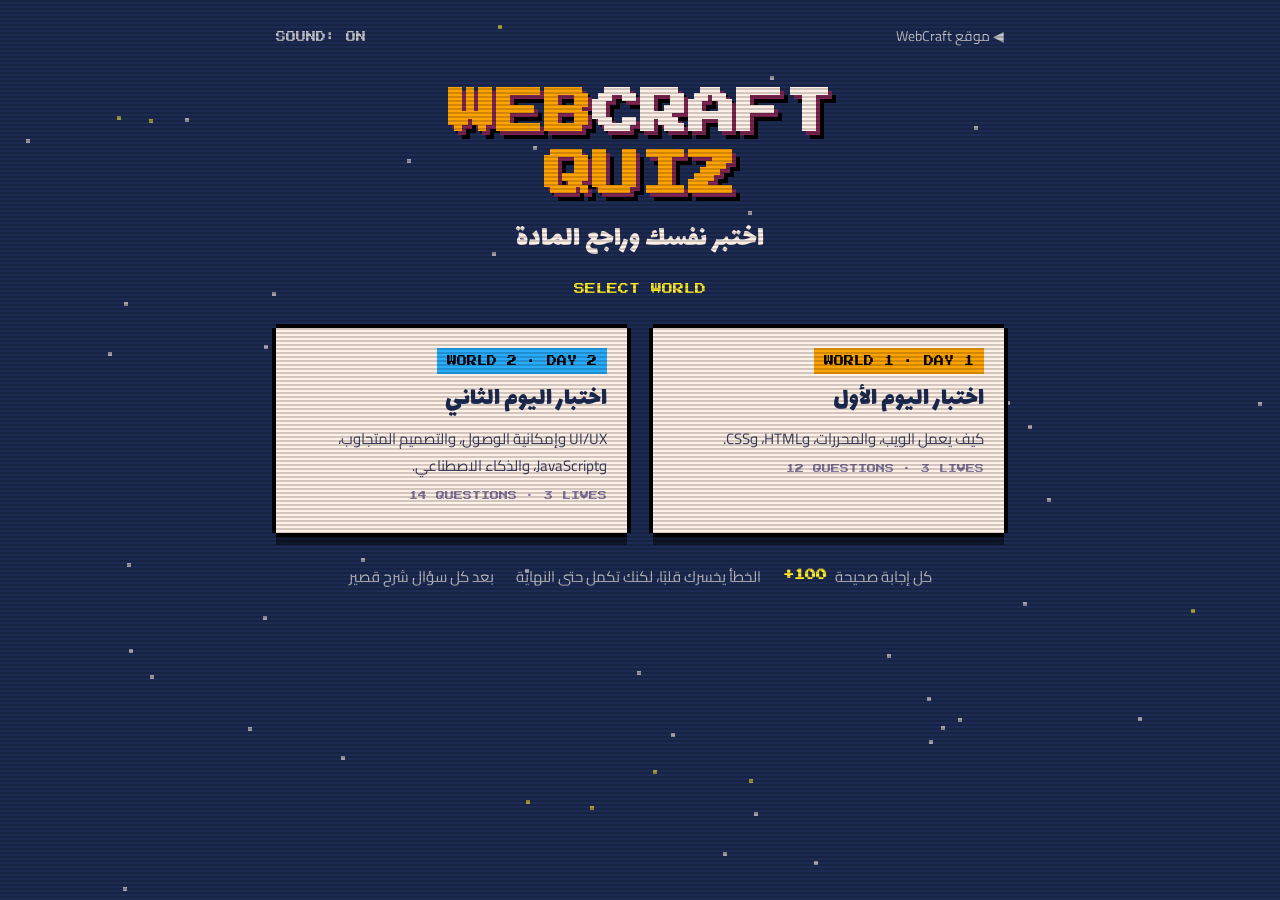
<file: quiz/index.html>
<!DOCTYPE html>
<html lang="ar" dir="rtl">
<head>
<meta charset="UTF-8">
<meta name="viewport" content="width=device-width, initial-scale=1, viewport-fit=cover">
<title>WebCraft Quiz</title>
<meta name="description" content="اختبر نفسك في مادة تدريب WebCraft: اختبار اليوم الأول واليوم الثاني بأسلوب ألعاب 8 بت.">
<meta name="theme-color" content="#1D2B53">
<link rel="preconnect" href="https://fonts.googleapis.com">
<link rel="preconnect" href="https://fonts.gstatic.com" crossorigin>
<link rel="stylesheet" href="https://fonts.googleapis.com/css2?family=Press+Start+2P&family=Lalezar&family=Cairo:wght@400;700&display=swap">
<style>
/* Layout: arcade cabinet screen. Title screen (pick a world) -> question screen (HUD + question + 4 answers + feedback) -> results screen.
   PICO-8 palette, one deliberate dark look. */
:root{
  --night:#1D2B53; --deep:#151F40; --ink:#000000; --cream:#FFF1E8; --grey:#C2C3C7; --slate:#83769C;
  --orange:#FFA300; --red:#FF004D; --yellow:#FFEC27; --green:#00E436; --dgreen:#008751; --blue:#29ADFF; --plum:#7E2553;
  --pixel:"Press Start 2P", "Courier New", monospace;
  --display:"Lalezar", "Cairo", Tahoma, sans-serif;
  --body:"Cairo", Tahoma, "Segoe UI", sans-serif;
  --px:4px; color-scheme:dark;
}
*{box-sizing:border-box}
html,body{min-height:100%}
body{margin:0;background:var(--night);color:var(--cream);font-family:var(--body);font-size:17px;line-height:1.8;
  padding-top:env(safe-area-inset-top,0px);padding-bottom:env(safe-area-inset-bottom,0px)}
body::after{content:"";position:fixed;inset:0;pointer-events:none;z-index:50;
  background:repeating-linear-gradient(to bottom, rgba(0,0,0,.18) 0 2px, transparent 2px 4px)}
button{font:inherit;color:inherit;cursor:pointer}
a{color:inherit}
:focus-visible{outline:var(--px) dashed var(--yellow);outline-offset:var(--px)}
.latin{font-family:var(--pixel);direction:ltr;unicode-bidi:isolate}
.wrap{max-width:760px;margin:0 auto;padding-left:max(16px, env(safe-area-inset-left, 0px));padding-right:max(16px, env(safe-area-inset-right, 0px));padding-block:20px 48px}
.pbox{background:var(--cream);color:var(--night);
  box-shadow:0 calc(-1*var(--px)) 0 0 var(--ink),0 var(--px) 0 0 var(--ink),calc(-1*var(--px)) 0 0 0 var(--ink),var(--px) 0 0 0 var(--ink),0 calc(3*var(--px)) 0 0 rgba(0,0,0,.45)}
.stars{position:fixed;inset:0;pointer-events:none;z-index:0}
.stars i{position:absolute;width:var(--px);height:var(--px);background:var(--cream);opacity:.6}
main{position:relative;z-index:1}
@media (prefers-reduced-motion:no-preference){
  .stars i:nth-child(3n){animation:tw 1.6s steps(2) infinite}
  .blink{animation:blink 1s steps(2) infinite}
  .shake{animation:shake .32s steps(4)}
  .pop{animation:pop .5s steps(5) forwards}
  .bounce{animation:bounce 1.2s steps(2) infinite}
}
@keyframes tw{50%{opacity:.12}}
@keyframes blink{50%{opacity:0}}
@keyframes shake{25%{transform:translateX(-8px)}50%{transform:translateX(8px)}75%{transform:translateX(-4px)}}
@keyframes pop{0%{opacity:1;transform:translateY(0)}100%{opacity:0;transform:translateY(-40px)}}
@keyframes bounce{50%{transform:translateY(-6px)}}

/* top bar */
.topbar{display:flex;justify-content:space-between;align-items:center;gap:12px;margin-bottom:18px}
.topbar a{font-size:14px;color:var(--grey);text-decoration:none}
.topbar a:hover{color:var(--yellow)}
.iconbtn{background:none;border:0;font-family:var(--pixel);font-size:10px;color:var(--grey);padding:8px 0}

/* title screen */
.title{text-align:center;padding-top:10px}
.logo{margin:0;font-family:var(--pixel);font-size:clamp(26px,7vw,48px);line-height:1.3;color:var(--orange);direction:ltr;
  text-shadow:var(--px) var(--px) 0 var(--plum),calc(2*var(--px)) calc(2*var(--px)) 0 var(--ink)}
.logo span{color:var(--cream)}
.sub{font-family:var(--display);font-size:clamp(22px,5vw,30px);margin:10px 0 4px;line-height:1.5}
.press{font-family:var(--pixel);font-size:11px;color:var(--yellow);margin:18px 0 28px}
.worlds{display:grid;grid-template-columns:repeat(2,minmax(0,1fr));gap:26px;text-align:right}
@media (max-width:600px){.worlds{grid-template-columns:1fr}}
.world{border:0;text-align:right;padding:20px;display:flex;flex-direction:column;gap:8px;min-width:0}
.world:hover{background:#FFF8D6}
.world:active{transform:translateY(var(--px))}
.world .tag{align-self:flex-start;font-family:var(--pixel);font-size:10px;padding:8px 10px;line-height:1;color:var(--ink)}
.w1 .tag{background:var(--orange)} .w2 .tag{background:var(--blue)}
.world h2{font-family:var(--display);font-weight:400;font-size:26px;margin:0;line-height:1.35}
.world p{margin:0;color:#3B3F5C;font-size:15px}
.world .meta{font-family:var(--pixel);font-size:9px;color:var(--slate);direction:ltr;text-align:right;line-height:2}
.world .best{font-size:14px;font-weight:700;color:var(--dgreen)}
.rules{margin-top:30px;text-align:right;color:var(--grey);font-size:15px;display:flex;flex-wrap:wrap;gap:10px 22px;justify-content:center}
.rules span{display:inline-flex;align-items:center;gap:8px}

/* HUD */
.hud{display:flex;justify-content:space-between;align-items:center;gap:10px;flex-wrap:wrap;font-family:var(--pixel);font-size:11px;direction:ltr;margin-bottom:12px}
.hud .score{color:var(--yellow)}
.hearts{display:flex;gap:6px}
.heart{width:22px;height:20px;display:block}
.heart.lost{opacity:.25}
.bar{display:flex;gap:4px;margin-bottom:22px;direction:rtl}
.bar i{flex:1;height:12px;background:var(--deep);box-shadow:inset 0 0 0 2px #2C3A6E}
.bar i.ok{background:var(--green);box-shadow:none}
.bar i.no{background:var(--red);box-shadow:none}
.bar i.now{background:var(--yellow);box-shadow:none}

/* question */
.qcard{padding:22px 22px 20px;position:relative}
.qnum{font-family:var(--pixel);font-size:10px;color:var(--slate);direction:ltr;text-align:right;margin:0 0 8px}
.qtext{font-family:var(--display);font-weight:400;font-size:clamp(22px,4.6vw,27px);line-height:1.5;margin:0;text-wrap:balance}
code{font-family:var(--pixel);font-size:.62em;line-height:1.9;background:var(--night);color:var(--yellow);padding:2px 6px;direction:ltr;unicode-bidi:isolate;white-space:nowrap}
.qtext code{font-size:.5em}
pre.snippet{margin:14px 0 0;background:var(--night);color:var(--cream);padding:14px 16px;font-family:var(--pixel);font-size:11px;line-height:2.1;direction:ltr;text-align:left;overflow-x:auto;white-space:pre}
.answers{display:flex;flex-direction:column;gap:16px;margin-top:22px}
.ans{display:flex;align-items:center;gap:14px;text-align:right;border:0;padding:14px 16px;min-height:56px;width:100%}
.ans .k{flex:0 0 auto;font-family:var(--pixel);font-size:12px;width:34px;height:34px;display:grid;place-items:center;background:var(--night);color:var(--yellow);line-height:1}
.ans .t{flex:1;min-width:0;font-weight:700;line-height:1.6}
.ans:not(:disabled):hover{background:#FFF8D6}
.ans:not(:disabled):active{transform:translateY(var(--px))}
.ans:disabled{cursor:default}
.ans.correct{background:var(--green);color:var(--ink)}
.ans.correct .k{background:var(--ink);color:var(--green)}
.ans.wrong{background:var(--red);color:var(--cream)}
.ans.wrong .k{background:var(--ink);color:var(--red)}
.ans.dim{background:var(--grey);color:#4A4E66}
.float{position:absolute;top:10px;left:18px;direction:ltr;unicode-bidi:isolate;font-family:var(--pixel);font-size:14px;color:var(--dgreen);pointer-events:none}
.feedback{margin-top:22px;padding:16px 18px;display:flex;flex-direction:column;gap:6px}
.feedback .verdict{font-family:var(--pixel);font-size:13px;direction:ltr;text-align:right}
.feedback.good{background:#D9F7DF}
.feedback.good .verdict{color:var(--dgreen)}
.feedback.bad{background:#FFE0E8}
.feedback.bad .verdict{color:#B0003A}
.feedback p{margin:0;color:#2A2E4A}
.next{margin-top:22px;display:flex;justify-content:flex-start}
.btn{display:inline-flex;align-items:center;gap:10px;font-family:var(--display);font-size:22px;padding:10px 24px;border:0;background:var(--orange);color:var(--ink);text-decoration:none}
.btn.alt{background:var(--blue)}
.btn.ghost{background:var(--cream)}
.btn:hover{background:var(--yellow)}
.btn:active{transform:translateY(var(--px))}
.btn .latin{font-size:11px}

/* results */
.results{text-align:center}
.results h2{font-family:var(--pixel);font-size:clamp(18px,5vw,28px);margin:0 0 6px;direction:ltr;line-height:1.5}
.results .rank{font-family:var(--display);font-size:28px;margin:8px 0 2px}
.results .msg{color:var(--grey);margin:0 auto 18px;max-width:46ch}
.bigstars{display:flex;justify-content:center;gap:14px;margin:18px 0 8px}
.bigstars svg{width:56px;height:56px}
.bigstars svg.off{opacity:.2}
.tally{display:flex;justify-content:center;gap:12px;flex-wrap:wrap;margin:12px 0 24px;direction:ltr}
.tally div{font-family:var(--pixel);font-size:10px;padding:10px 12px;background:var(--deep);line-height:1.8;color:var(--grey)}
.tally b{display:block;font-size:16px;color:var(--yellow)}
.newbest{font-family:var(--pixel);font-size:11px;color:var(--green);margin:0 0 14px}
.actions{display:flex;flex-wrap:wrap;gap:20px;justify-content:center}
.review{margin-top:34px;text-align:right}
.review h3{font-family:var(--display);font-weight:400;font-size:24px;margin:0 0 14px}
.review ol{list-style:none;margin:0;padding:0;display:flex;flex-direction:column;gap:18px}
.review li{padding:16px 18px}
.review .q{font-weight:700;margin:0 0 6px}
.review .a{margin:0;color:var(--dgreen);font-weight:700}
.review .why{margin:4px 0 0;color:#3B3F5C;font-size:15px}
.allright{color:var(--green);font-family:var(--display);font-size:22px;text-align:center;margin-top:24px}
[hidden]{display:none!important}
</style>
</head>
<body>
<div class="stars" id="stars" aria-hidden="true"></div>
<main class="wrap">
  <div class="topbar">
    <a href="../">◀ موقع WebCraft</a>
    <button class="iconbtn" id="soundBtn" type="button" aria-pressed="true">SOUND: ON</button>
  </div>

  <!-- TITLE SCREEN -->
  <section id="titleScreen" class="title">
    <h1 class="logo">WEB<span>CRAFT</span><br>QUIZ</h1>
    <p class="sub">اختبر نفسك وراجع المادة</p>
    <p class="press"><span class="blink">SELECT WORLD</span></p>
    <div class="worlds">
      <button class="world pbox w1" type="button" data-world="1">
        <span class="tag">WORLD 1 · DAY 1</span>
        <h2>اختبار اليوم الأول</h2>
        <p>كيف يعمل الويب، والمحررات، وHTML، وCSS.</p>
        <span class="meta" id="meta1">12 QUESTIONS · 3 LIVES</span>
        <span class="best" id="best1"></span>
      </button>
      <button class="world pbox w2" type="button" data-world="2">
        <span class="tag">WORLD 2 · DAY 2</span>
        <h2>اختبار اليوم الثاني</h2>
        <p>UI/UX وإمكانية الوصول، والتصميم المتجاوب، وJavaScript، والذكاء الاصطناعي.</p>
        <span class="meta" id="meta2">14 QUESTIONS · 3 LIVES</span>
        <span class="best" id="best2"></span>
      </button>
    </div>
    <div class="rules">
      <span>كل إجابة صحيحة <b class="latin" style="font-size:11px;color:var(--yellow)">+100</b></span>
      <span>الخطأ يخسرك قلبًا، لكنك تكمل حتى النهاية</span>
      <span>بعد كل سؤال شرح قصير</span>
    </div>
  </section>

  <!-- QUESTION SCREEN -->
  <section id="quizScreen" hidden>
    <div class="hud">
      <span id="hudWorld">WORLD 1</span>
      <div class="hearts" id="hearts" aria-label="القلوب المتبقية"></div>
      <span class="score" id="hudScore">SCORE 0000</span>
    </div>
    <div class="bar" id="bar" aria-hidden="true"></div>
    <article class="qcard pbox" id="qcard">
      <p class="qnum" id="qnum">Q 01/12</p>
      <h2 class="qtext" id="qtext"></h2>
      <pre class="snippet" id="snippet" hidden></pre>
      <div class="float pop" id="float" hidden>+100</div>
    </article>
    <div class="answers" id="answers"></div>
    <div class="feedback pbox" id="feedback" hidden aria-live="polite">
      <span class="verdict" id="verdict"></span>
      <p id="why"></p>
    </div>
    <div class="next" id="nextWrap" hidden>
      <button class="btn pbox" id="nextBtn" type="button">التالي ◀</button>
    </div>
  </section>

  <!-- RESULTS SCREEN -->
  <section id="resultScreen" class="results" hidden>
    <h2 id="resTitle">STAGE CLEAR!</h2>
    <div class="bigstars" id="bigstars"></div>
    <p class="rank" id="rank"></p>
    <p class="msg" id="msg"></p>
    <div class="tally">
      <div>SCORE<b id="tScore">0</b></div>
      <div>CORRECT<b id="tRight">0/0</b></div>
      <div>HEARTS<b id="tHearts">0</b></div>
    </div>
    <p class="newbest blink" id="newBest" hidden>NEW HIGH SCORE!</p>
    <div class="actions">
      <button class="btn pbox" id="retryBtn" type="button">أعد المحاولة</button>
      <button class="btn alt pbox" id="otherBtn" type="button">الاختبار الآخر</button>
      <button class="btn ghost pbox" id="homeBtn" type="button">القائمة</button>
    </div>
    <div class="review" id="review"></div>
  </section>
</main>

<script>
(function(){
"use strict";
/* Questions follow the WebCraft slides. Text in `backticks` is shown as code. */
var WORLDS={
1:{name:"WORLD 1", title:"اختبار اليوم الأول", qs:[
 {q:"ما وظيفة نظام DNS عندما تكتب اسم موقع في المتصفح؟", a:["يترجم اسم الموقع إلى عنوان رقمي IP","يخزّن ملفات الموقع ويعرضها","يصمّم شكل الصفحة وألوانها","يسرّع الاتصال بالإنترنت"], why:"DNS مثل دليل الهاتف: يحوّل الاسم المقروء مثل example.com إلى عنوان IP ليعرف المتصفح أي خادم يطلب منه الصفحة."},
 {q:"أي لغة مسؤولة عن هيكل الصفحة ومحتواها؟", a:["HTML","CSS","JavaScript","DNS"], why:"HTML تبني الهيكل (الجدران والغرف)، وCSS تنسّق الشكل، وJavaScript تضيف التفاعل."},
 {q:"ما ميزة محررات الأكواد الأونلاين مثل CodePen؟", a:["تعمل من المتصفح بلا تثبيت ويمكن مشاركتها برابط","تعمل دائمًا بدون إنترنت","هي الأفضل للمشاريع الكبيرة جدًا","لا تحتاج HTML ولا CSS"], why:"المحرر الأونلاين ممتاز للتجربة السريعة والمشاركة، لكنه يحتاج اتصالًا بالإنترنت، أما المشاريع الكبيرة فمكانها VS Code."},
 {q:"ما الاسم الصحيح لملف الصفحة الرئيسية في الموقع؟", a:["`index.html`","`home.html`","`main.html`","`page1.html`"], why:"الخوادم تبحث تلقائيًا عن index.html لتعرضه أولًا عند فتح الموقع أو المجلد."},
 {q:"أي خاصية تجعل الصفحة تُكتب من اليمين إلى اليسار؟", a:["`dir=\"rtl\"`","`lang=\"ar\"`","`align=\"right\"`","`text=\"rtl\"`"], why:"dir=\"rtl\" تحدد الاتجاه، أما lang=\"ar\" فتحدد اللغة فقط. نستخدم الاثنتين معًا على وسم html."},
 {q:"أين نكتب كل ما يراه الزائر في الصفحة؟", a:["داخل `<body>`","داخل `<head>`","داخل `<title>`","داخل `<meta>`"], why:"head فيه معلومات لا تظهر مثل الترميز والعنوان وملف التنسيق، أما المحتوى الظاهر فمكانه body."},
 {q:"لماذا نكتب الخاصية `alt` في وسم الصورة؟", a:["وصف يقرؤه قارئ الشاشة ويظهر إن لم تُحمَّل الصورة","لتكبير حجم الصورة","لتحديد مسار ملف الصورة","لإضافة إطار حول الصورة"], why:"alt تجعل الصورة مفهومة للمكفوفين ولمحركات البحث. مسار الصورة يُكتب في src."},
 {q:"إلى أين ينقلك هذا الرابط؟", code:'<a href="#contact">تواصل معي</a>', a:["إلى العنصر الذي يحمل `id=\"contact\"` في الصفحة نفسها","إلى ملف اسمه contact.html","إلى موقع خارجي","إلى بريدك الإلكتروني"], why:"الرمز # يعني قسمًا داخل الصفحة نفسها، فيبحث المتصفح عن العنصر الذي يحمل id بالاسم نفسه."},
 {q:"أي وسم دلالي نستخدمه لقائمة روابط التنقل؟", a:["`<nav>`","`<footer>`","`<div>`","`<aside>`"], why:"nav مخصص للتنقل، وهذا يساعد محركات البحث وقارئ الشاشة. أما div فعنصر عام بلا معنى."},
 {q:"كيف نختار في CSS كل العناصر التي تحمل `class=\"card\"`؟", a:["`.card`","`#card`","`card`","`*card`"], why:"النقطة للصنف class، والرمز # للمعرّف id. وفي HTML نكتب الاسم بدون نقطة."},
 {q:"رتّب طبقات نموذج الصندوق Box Model من الداخل إلى الخارج:", a:["content → padding → border → margin","margin → border → padding → content","content → margin → border → padding","padding → content → border → margin"], why:"المحتوى في الوسط، ثم padding (المسافة الداخلية)، ثم border (الحدود)، ثم margin (المسافة الخارجية)."},
 {q:"أي خاصية نضعها على العنصر الأب لتصطف العناصر داخله بجانب بعضها؟", a:["`display: flex;`","`text-align: row;`","`float: center;`","`position: flex;`"], why:"display: flex على الأب يرتّب الأبناء في صف، ثم نضبطهم بـ justify-content وalign-items وgap."}
]},
2:{name:"WORLD 2", title:"اختبار اليوم الثاني", qs:[
 {q:"ما الفرق بين UI وUX؟", a:["UI ما يراه المستخدم، وUX مدى سهولة وصوله لما يريد","UI للهاتف وUX للحاسوب","UI للألوان فقط وUX للخطوط فقط","لا فرق، هما الاسم نفسه"], why:"UI هي الواجهة: الألوان والأزرار والخطوط. UX هي التجربة: هل فهم الزائر الصفحة ووصل لهدفه بسهولة؟"},
 {q:"في قاعدة الألوان 60–30–10، لمن نخصص الـ 10%؟", a:["للون مميّز يُستخدم للأزرار والروابط المهمة","لخلفية الصفحة","للعناوين الرئيسية","للنصوص الطويلة"], why:"60% لون محايد للخلفيات، و30% لون أساسي، و10% لون مميّز لما نريد أن يُضغط عليه."},
 {q:"أي نص أفضل لزر الحجز في موقع مطعم؟", a:["«احجز طاولتك الآن»","«اضغط هنا»","«إرسال»","«تابع»"], why:"نص الزر الجيد يقول للزائر ماذا سيحدث بالضبط بعد الضغط."},
 {q:"لماذا نستخدم `<button>` بدل `<div>` لعمل زر؟", a:["لأنه يعمل بلوحة المفاتيح ويفهمه قارئ الشاشة تلقائيًا","لأنه ملوّن تلقائيًا","لأن div لا يقبل النصوص","لأن button أسرع في التحميل"], why:"هذا من مبادئ إمكانية الوصول: العنصر الصحيح يجعل الموقع صالحًا للجميع بلا جهد إضافي."},
 {q:"ما أول خطوة لجعل الصفحة متجاوبة مع الهاتف؟", a:["إضافة وسم viewport داخل head","تصغير كل الخطوط","حذف الصور","استخدام جدول لتنظيم الصفحة"], why:"بدون وسم viewport يعرض الهاتف الصفحة كأنها صفحة حاسوب مصغّرة جدًا."},
 {q:"متى تُطبَّق الأنماط داخل هذا الكود؟", code:"@media (min-width: 768px) {\n  .cards { flex-direction: row; }\n}", a:["عندما يكون عرض الشاشة 768 بكسل أو أكثر","عندما يكون عرض الشاشة أقل من 768 بكسل","على الهاتف فقط","دائمًا على كل الشاشات"], why:"min-width تعني «من هذا العرض فما فوق»، فتصطف البطاقات في صف على الأجهزة اللوحية والحواسيب."},
 {q:"ماذا يعني نهج «الهاتف أولًا» Mobile-First؟", a:["نصمّم للشاشة الصغيرة أولًا ثم نضيف تعديلات للشاشات الأكبر","نصنع تطبيقًا للهاتف قبل الموقع","نختبر على الهاتف فقط","نخفي المحتوى على الحاسوب"], why:"نكتب التنسيق الأساسي للهاتف، ثم نستخدم media query بـ min-width للشاشات الأكبر."},
 {q:"ما الفرق بين `let` و`const` في JavaScript؟", a:["قيمة const لا يمكن تغييرها بعد تحديدها","let للأرقام وconst للنصوص","const أسرع من let","لا فرق بينهما"], why:"let لمتغيّر يمكن تغيير قيمته لاحقًا، وconst لقيمة ثابتة."},
 {q:"أي سطر يختار الزر الذي يحمل `id=\"themeBtn\"`؟", a:["`document.querySelector(\"#themeBtn\")`","`document.querySelector(\".themeBtn\")`","`document.querySelector(\"themeBtn\")`","`select(themeBtn)`"], why:"querySelector يستخدم محدّدات CSS نفسها: # للمعرّف و. للصنف."},
 {q:"ماذا يفعل هذا السطر عند كل ضغطة؟", code:'document.body.classList.toggle("dark");', a:["يضيف الصنف dark إن لم يكن موجودًا، ويزيله إن كان موجودًا","يضيف الصنف dark دائمًا","يحذف كل الأصناف من body","يغيّر لون الخط إلى الأسود"], why:"toggle تعني التبديل، لذلك الزر نفسه يشغّل الوضع الليلي ويطفئه."},
 {q:"ظهرت هذه الرسالة في Console، ما السبب الأرجح؟", code:"Uncaught TypeError: Cannot read properties\nof null (reading 'addEventListener')", a:["querySelector لم يجد العنصر، فراجع الـ id","نسيت إغلاق وسم في CSS","الصورة غير موجودة","الإنترنت مقطوع"], why:"null تعني «لا شيء»: الكود حاول أن يستمع لحدث على عنصر غير موجود، وغالبًا الـ id مكتوب بشكل مختلف."},
 {q:"لماذا نكتب `e.preventDefault()` داخل حدث submit للنموذج؟", a:["لمنع المتصفح من إرسال النموذج وتحديث الصفحة","لمسح الحقول","لإرسال النموذج بسرعة أكبر","لإظهار رسالة خطأ"], why:"بعد منع الإرسال الافتراضي نستطيع أن نعرض رسالة شكر بأنفسنا دون أن تُعاد تحميل الصفحة."},
 {q:"ما القاعدة الأهم عند استخدام كود من أداة ذكاء اصطناعي؟", a:["افهم الكود واختبره قبل أن تستخدمه","انسخه كما هو لأنه صحيح دائمًا","الصق كلمات مرورك ليعمل بشكل أفضل","لا تسأله عن الأخطاء"], why:"الذكاء الاصطناعي قد يخطئ بثقة أو يقترح كودًا قديمًا، والكود في موقعك يحمل اسمك."},
 {q:"أي طلب للذكاء الاصطناعي سيعطيك نتيجة أفضل؟", a:["«أنا مبتدئ، اكتب لي قسم خدمات لمقهى بثلاث بطاقات بـ HTML وCSS، متجاوب ومن اليمين لليسار، واشرح الكود»","«اعمل لي موقع»","«كود حلو»","«صمّم لي شيئًا جميلًا»"], why:"الطلب الجيد فيه سياق ومهمة واضحة وقيود وشكل الإجابة المطلوب."}
]}
};

var $=function(id){return document.getElementById(id)};
var screens={title:$("titleScreen"),quiz:$("quizScreen"),result:$("resultScreen")};
function show(n){ for(var k in screens) screens[k].hidden = k!==n; window.scrollTo(0,0); }

function store(k,v){ try{ if(v===undefined) return localStorage.getItem(k); localStorage.setItem(k,v);}catch(e){ return null; } }

/* stars */
(function(){ var st=$("stars"), seed=5; function r(){ seed=(seed*9301+49297)%233280; return seed/233280; }
  for(var i=0;i<50;i++){ var s=document.createElement("i"); s.style.left=(r()*100)+"%"; s.style.top=(r()*100)+"%"; if(i%6===0) s.style.background="#FFEC27"; st.appendChild(s);} })();

/* pixel icons */
function heartSVG(lost){ var rows=["0110110","1111111","1111111","0111110","0011100","0001000"], r="";
  rows.forEach(function(row,y){ for(var x=0;x<7;x++) if(row[x]==="1") r+='<rect x="'+x+'" y="'+y+'" width="1" height="1"/>'; });
  return '<svg class="heart'+(lost?' lost':'')+'" viewBox="0 0 7 6" shape-rendering="crispEdges" fill="#FF004D" aria-hidden="true">'+r+'</svg>'; }
function starSVG(on){ var rows=["0000100000","0000100000","0001110000","1111111111","0111111110","0011111100","0011111100","0111001110","0110000110"], r="";
  rows.forEach(function(row,y){ for(var x=0;x<10;x++) if(row[x]==="1") r+='<rect x="'+x+'" y="'+y+'" width="1" height="1"/>'; });
  return '<svg class="'+(on?'':'off')+'" viewBox="0 0 10 9" shape-rendering="crispEdges" fill="#FFEC27" aria-hidden="true">'+r+'</svg>'; }

/* 8-bit sounds */
var soundOn = store("wcq.sound")!=="off", actx=null;
function beep(notes){
  if(!soundOn) return;
  try{ actx = actx || new (window.AudioContext||window.webkitAudioContext)(); }catch(e){ return; }
  var t=actx.currentTime;
  notes.forEach(function(n){ var o=actx.createOscillator(), g=actx.createGain(); o.type="square"; o.frequency.value=n[0];
    g.gain.setValueAtTime(.06,t); g.gain.exponentialRampToValueAtTime(.001,t+n[1]); o.connect(g); g.connect(actx.destination); o.start(t); o.stop(t+n[1]); t+=n[1]*0.9; });
}
var SFX={ok:[[660,.08],[880,.08],[1320,.14]], no:[[220,.12],[160,.22]], start:[[523,.08],[659,.08],[784,.08],[1047,.18]], win:[[523,.1],[659,.1],[784,.1],[1047,.1],[784,.1],[1047,.3]]};
function setSoundLabel(){ $("soundBtn").textContent="SOUND: "+(soundOn?"ON":"OFF"); $("soundBtn").setAttribute("aria-pressed",String(soundOn)); }
$("soundBtn").addEventListener("click",function(){ soundOn=!soundOn; store("wcq.sound",soundOn?"on":"off"); setSoundLabel(); if(soundOn) beep([[880,.08]]); });
setSoundLabel();

/* helpers */
function esc(s){ return s.replace(/&/g,"&amp;").replace(/</g,"&lt;").replace(/>/g,"&gt;"); }
function fmt(s){ return esc(s).replace(/`([^`]+)`/g,'<code>$1</code>'); }
function shuffle(a){ a=a.slice(); for(var i=a.length-1;i>0;i--){ var j=Math.floor(Math.random()*(i+1)); var t=a[i]; a[i]=a[j]; a[j]=t; } return a; }
function pad(n){ return ("0000"+n).slice(-4); }

/* title screen */
function refreshBest(){ [1,2].forEach(function(w){ var b=store("wcq.best"+w); $("best"+w).textContent = b ? "أفضل نتيجة: "+b+" من "+WORLDS[w].qs.length : ""; $("meta"+w).textContent=WORLDS[w].qs.length+" QUESTIONS · 3 LIVES"; }); }
refreshBest();
document.querySelectorAll(".world").forEach(function(b){ b.addEventListener("click",function(){ start(+b.dataset.world); }); });

/* game state */
var G=null;
function start(w){
  G={w:w, i:0, score:0, lives:3, right:0, results:[], wrong:[]};
  $("hudWorld").textContent=WORLDS[w].name;
  var bar=$("bar"); bar.innerHTML=""; WORLDS[w].qs.forEach(function(){ bar.appendChild(document.createElement("i")); });
  beep(SFX.start); show("quiz"); render();
}
function renderHUD(){
  var h=""; for(var k=0;k<3;k++) h+=heartSVG(k>=G.lives); $("hearts").innerHTML=h;
  $("hudScore").textContent="SCORE "+pad(G.score);
  var cells=$("bar").children; for(var k=0;k<cells.length;k++){ cells[k].className = G.results[k]===true?"ok":G.results[k]===false?"no":(k===G.i?"now":""); }
}
function render(){
  var Q=WORLDS[G.w].qs[G.i], total=WORLDS[G.w].qs.length;
  $("qnum").textContent="Q "+String(G.i+1).padStart(2,"0")+"/"+total;
  $("qtext").innerHTML=fmt(Q.q);
  var sn=$("snippet"); if(Q.code){ sn.textContent=Q.code; sn.hidden=false; } else sn.hidden=true;
  $("feedback").hidden=true; $("nextWrap").hidden=true; $("float").hidden=true;
  var opts=shuffle(Q.a.map(function(t,idx){ return {t:t, ok:idx===0}; }));
  var box=$("answers"); box.innerHTML="";
  opts.forEach(function(o,k){
    var b=document.createElement("button"); b.type="button"; b.className="ans pbox"; b.dataset.ok=o.ok?"1":"0";
    b.innerHTML='<span class="k">'+(k+1)+'</span><span class="t">'+fmt(o.t)+'</span>';
    b.addEventListener("click",function(){ answer(b); });
    box.appendChild(b);
  });
  renderHUD();
}
function answer(btn){
  var Q=WORLDS[G.w].qs[G.i], ok=btn.dataset.ok==="1";
  var all=$("answers").querySelectorAll(".ans");
  all.forEach(function(b){ b.disabled=true; if(b.dataset.ok==="1") b.classList.add("correct"); else if(b!==btn) b.classList.add("dim"); });
  var fb=$("feedback");
  if(ok){
    G.score+=100; G.right++; G.results[G.i]=true; beep(SFX.ok);
    var f=$("float"); f.hidden=false; f.classList.remove("pop"); void f.offsetWidth; f.classList.add("pop");
    fb.className="feedback pbox good"; $("verdict").textContent="CORRECT! +100";
  } else {
    btn.classList.add("wrong"); G.lives=Math.max(0,G.lives-1); G.results[G.i]=false; G.wrong.push(Q); beep(SFX.no);
    var c=$("qcard"); c.classList.remove("shake"); void c.offsetWidth; c.classList.add("shake");
    fb.className="feedback pbox bad"; $("verdict").textContent = G.lives>0 ? "OOPS! -1 HEART" : "NO HEARTS LEFT, KEEP GOING!";
  }
  $("why").innerHTML=fmt(Q.why);
  fb.hidden=false;
  var last = G.i===WORLDS[G.w].qs.length-1;
  $("nextBtn").textContent = last ? "النتيجة ◀" : "التالي ◀";
  $("nextWrap").hidden=false;
  renderHUD();
  $("nextBtn").focus({preventScroll:true});
  fb.scrollIntoView({behavior:"smooth",block:"nearest"});
}
$("nextBtn").addEventListener("click",function(){
  if(G.i < WORLDS[G.w].qs.length-1){ G.i++; render(); window.scrollTo({top:0,behavior:"smooth"}); } else finish();
});
document.addEventListener("keydown",function(e){
  if(screens.quiz.hidden) return;
  var n=parseInt(e.key,10);
  if(n>=1 && n<=4){ var b=$("answers").children[n-1]; if(b && !b.disabled) b.click(); }
});

function finish(){
  var total=WORLDS[G.w].qs.length, pct=G.right/total;
  var stars = pct>=0.9?3 : pct>=0.7?2 : pct>=0.5?1 : 0;
  var s=""; for(var k=0;k<3;k++) s+=starSVG(k<stars); $("bigstars").innerHTML=s;
  $("resTitle").textContent = stars>=2 ? "STAGE CLEAR!" : stars===1 ? "NICE TRY!" : "GAME OVER?";
  $("rank").textContent = ["تحتاج مراجعة","بداية جيدة","ممتاز!","أسطورة الويب!"][stars];
  $("msg").textContent = stars===3 ? "أتقنت مادة هذا اليوم. جرّب الاختبار الآخر." :
                         stars===2 ? "مستوى قوي. راجع الأسئلة التي أخطأت فيها بالأسفل ثم أعد المحاولة." :
                         stars===1 ? "أنت على الطريق. اقرأ الشرح بالأسفل ثم العب مرة أخرى." :
                                     "لا بأس، كل مبرمج بدأ من هنا. راجع الشرح بالأسفل وأعد المحاولة.";
  $("tScore").textContent=pad(G.score); $("tRight").textContent=G.right+"/"+total; $("tHearts").textContent=G.lives;
  var prev=parseInt(store("wcq.best"+G.w)||"0",10), isNew=G.right>prev;
  if(isNew) store("wcq.best"+G.w, String(G.right));
  $("newBest").hidden=!isNew || G.right===0;
  var rv=$("review");
  if(G.wrong.length){
    rv.innerHTML='<h3>راجع هذه الأسئلة</h3><ol>'+G.wrong.map(function(Q){
      return '<li class="pbox"><p class="q">'+fmt(Q.q)+'</p>'+(Q.code?'<pre class="snippet">'+esc(Q.code)+'</pre>':'')+'<p class="a">الإجابة: '+fmt(Q.a[0])+'</p><p class="why">'+fmt(Q.why)+'</p></li>';
    }).join("")+'</ol>';
  } else rv.innerHTML='<p class="allright">PERFECT! كل إجاباتك صحيحة</p>';
  $("otherBtn").textContent = G.w===1 ? "اختبار اليوم الثاني" : "اختبار اليوم الأول";
  beep(stars>=2?SFX.win:SFX.no.slice(0,1));
  show("result"); refreshBest();
}
$("retryBtn").addEventListener("click",function(){ start(G.w); });
$("otherBtn").addEventListener("click",function(){ start(G.w===1?2:1); });
$("homeBtn").addEventListener("click",function(){ show("title"); });
})();
</script>
</body>
</html>
</file>
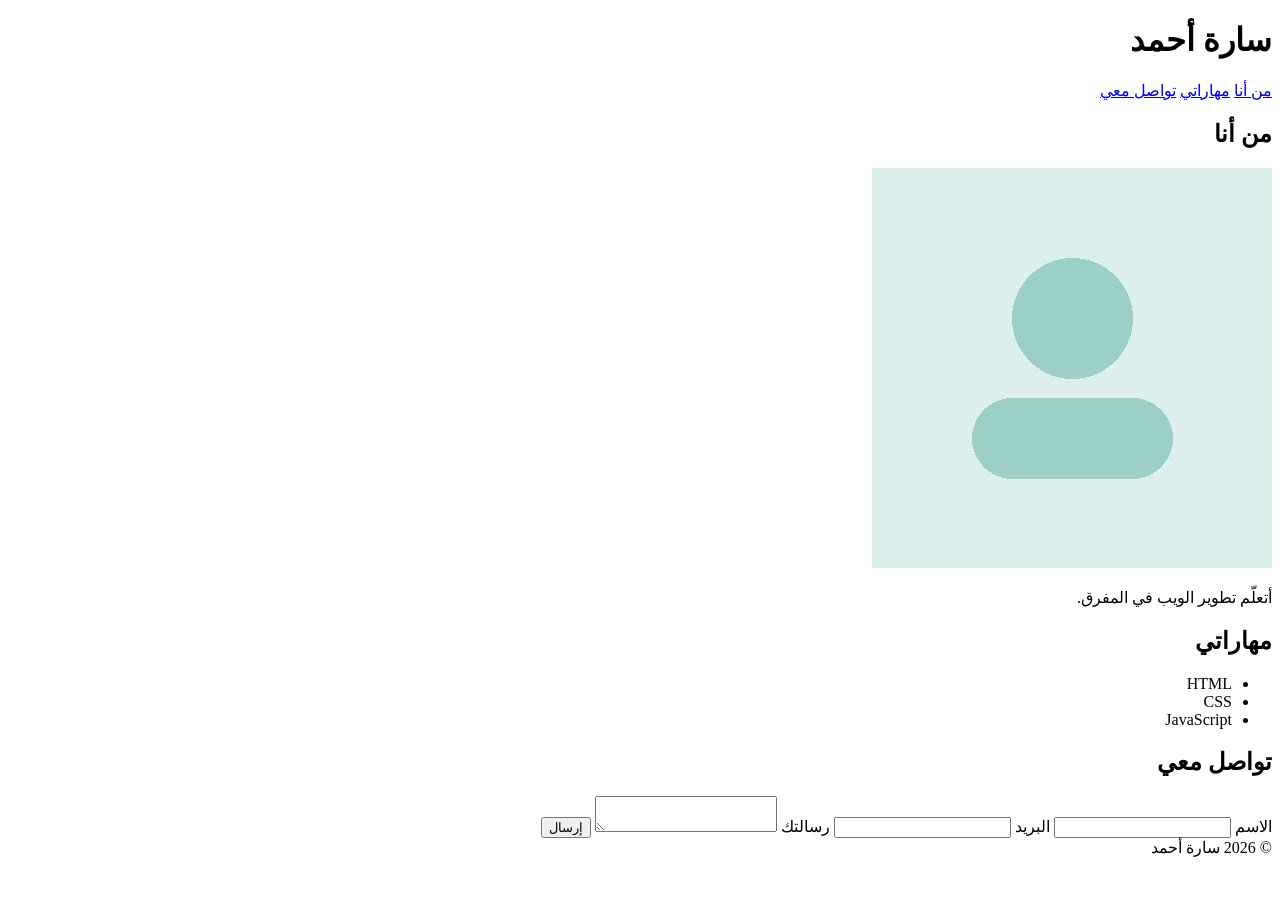
<file: files/02-tamreen1-solution/index.html>
<!DOCTYPE html>
<html lang="ar" dir="rtl">
<head>
  <meta charset="UTF-8">
  <meta name="viewport" content="width=device-width, initial-scale=1.0">
  <title>WebCraft</title>
  <link rel="stylesheet" href="https://fonts.googleapis.com/css2?family=Cairo:wght@400;700&display=swap">
  <link rel="stylesheet" href="style.css">
</head>
<body>
  <header>
    <h1>سارة أحمد</h1>
    <nav>
      <a href="#about">من أنا</a>
      <a href="#skills">مهاراتي</a>
      <a href="#contact">تواصل معي</a>
    </nav>
  </header>
  <main>
    <section id="about">
      <h2>من أنا</h2>
      <img src="images/me.jpg" alt="صورة سارة">
      <p>أتعلّم تطوير الويب في المفرق.</p>
    </section>
    <section id="skills">
      <h2>مهاراتي</h2>
      <ul class="skills">
        <li class="card">HTML</li>
        <li class="card">CSS</li>
        <li class="card">JavaScript</li>
      </ul>
    </section>
    <section id="contact">
      <h2>تواصل معي</h2>
      <form>
        <label for="name">الاسم</label>
        <input type="text" id="name" required>
        <label for="email">البريد</label>
        <input type="email" id="email">
        <label for="msg">رسالتك</label>
        <textarea id="msg"></textarea>
        <button type="submit">إرسال</button>
      </form>
    </section>
  </main>
  <footer>&copy; 2026 سارة أحمد</footer>

  <script src="script.js"></script>
</body>
</html>
</file>
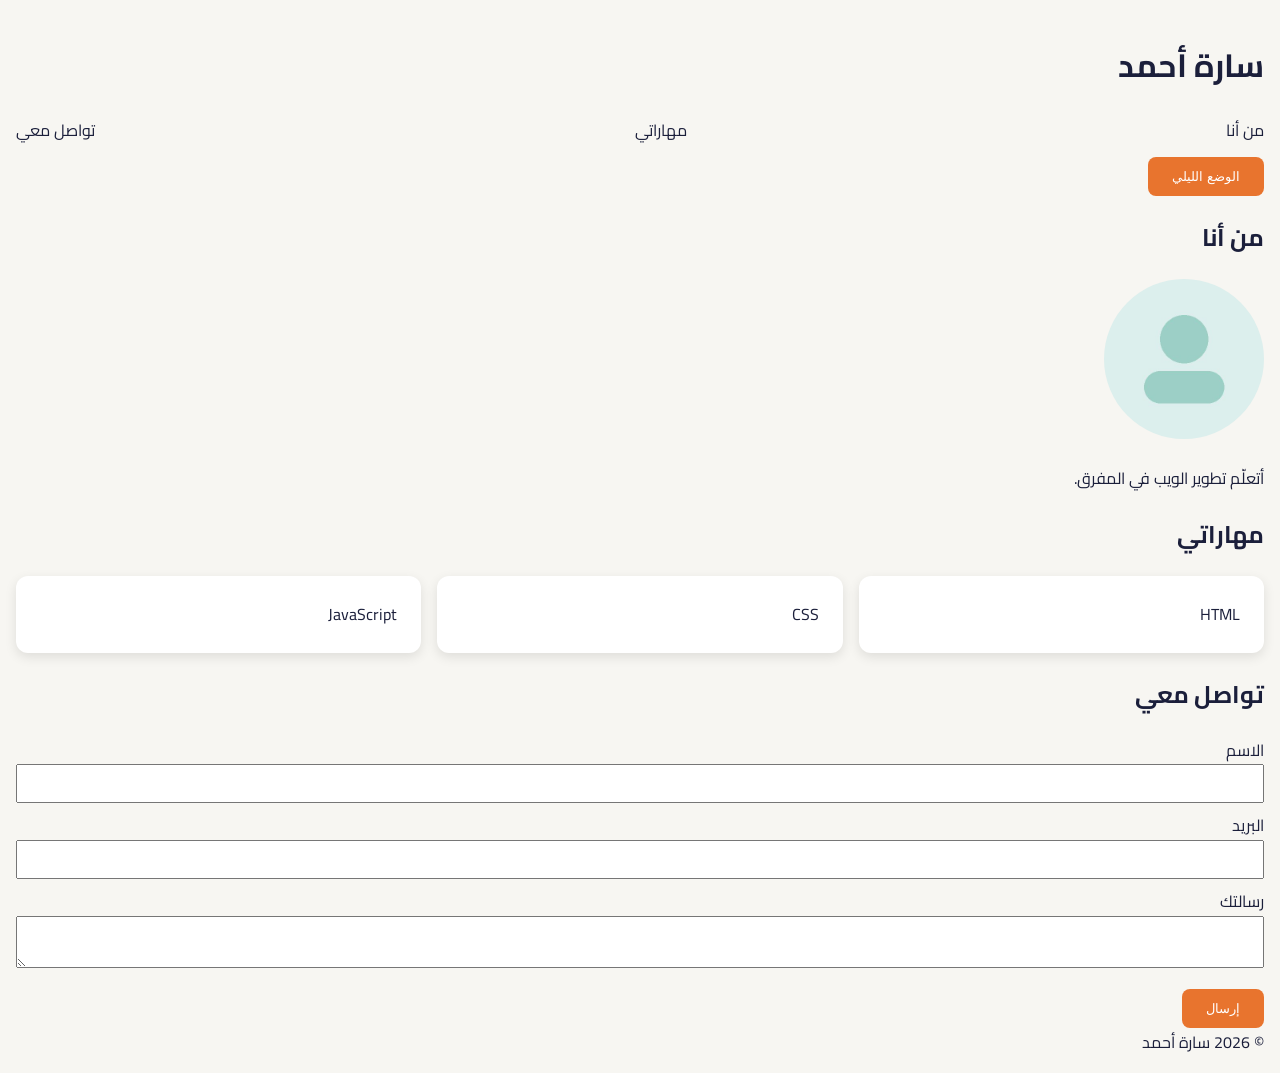
<file: files/05-tamreen4-solution/index.html>
<!DOCTYPE html>
<html lang="ar" dir="rtl">
<head>
  <meta charset="UTF-8">
  <meta name="viewport" content="width=device-width, initial-scale=1.0">
  <title>WebCraft</title>
  <link rel="stylesheet" href="https://fonts.googleapis.com/css2?family=Cairo:wght@400;700&display=swap">
  <link rel="stylesheet" href="style.css">
</head>
<body>
  <header>
    <h1>سارة أحمد</h1>
    <nav>
      <a href="#about">من أنا</a>
      <a href="#skills">مهاراتي</a>
      <a href="#contact">تواصل معي</a>
    </nav>
    <button id="themeBtn">الوضع الليلي</button>
  </header>
  <main>
    <section id="about">
      <h2>من أنا</h2>
      <img src="images/me.jpg" alt="صورة سارة">
      <p>أتعلّم تطوير الويب في المفرق.</p>
    </section>
    <section id="skills">
      <h2>مهاراتي</h2>
      <ul class="skills">
        <li class="card">HTML</li>
        <li class="card">CSS</li>
        <li class="card">JavaScript</li>
      </ul>
    </section>
    <section id="contact">
      <h2>تواصل معي</h2>
      <form>
        <label for="name">الاسم</label>
        <input type="text" id="name" required>
        <label for="email">البريد</label>
        <input type="email" id="email">
        <label for="msg">رسالتك</label>
        <textarea id="msg"></textarea>
        <button type="submit">إرسال</button>
      </form>
    </section>
  </main>
  <footer>&copy; 2026 سارة أحمد</footer>

  <script src="script.js"></script>
</body>
</html>
</file>
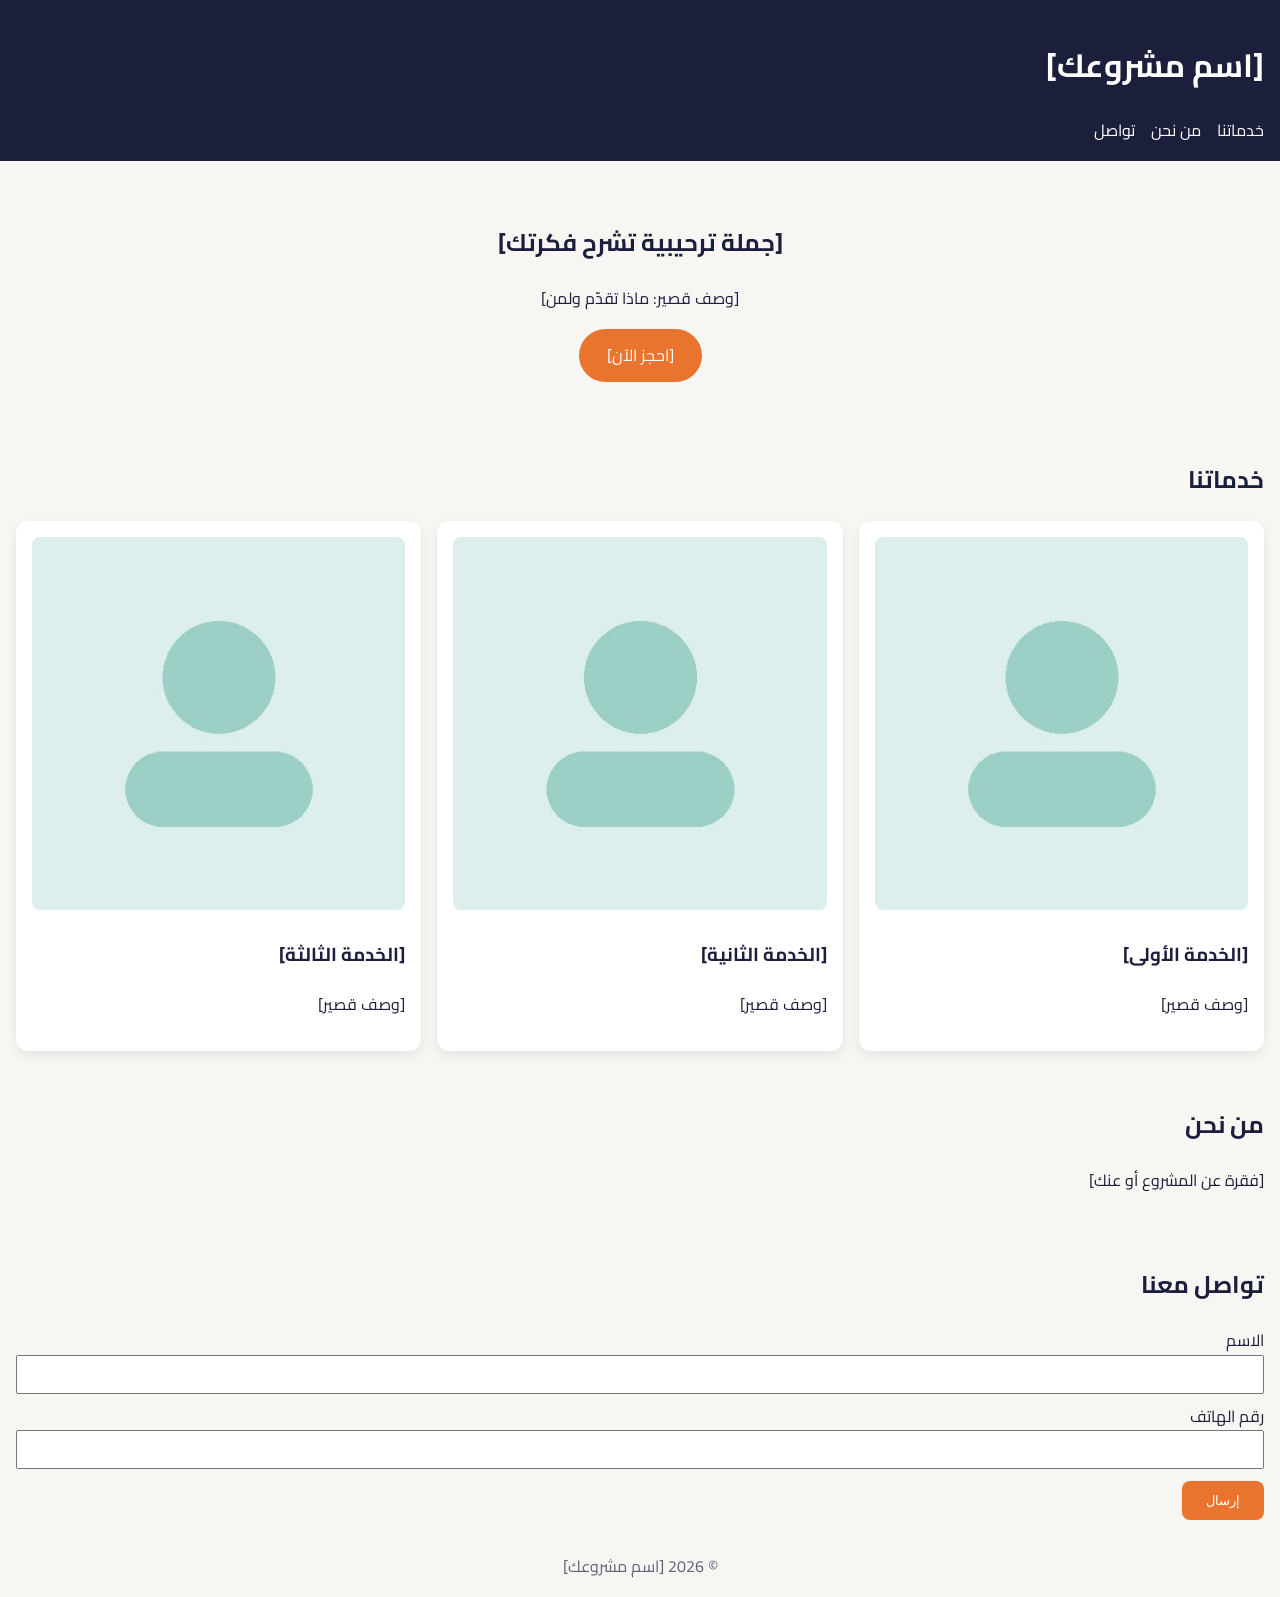
<file: files/06-final-project-template/index.html>
<!DOCTYPE html>
<html lang="ar" dir="rtl">
<head>
  <meta charset="UTF-8">
  <meta name="viewport" content="width=device-width, initial-scale=1.0">
  <title>WebCraft</title>
  <link rel="stylesheet" href="https://fonts.googleapis.com/css2?family=Cairo:wght@400;700&display=swap">
  <link rel="stylesheet" href="style.css">
</head>
<body>
  <header>
    <h1>[اسم مشروعك]</h1>
    <nav>
      <a href="#services">خدماتنا</a>
      <a href="#about">من نحن</a>
      <a href="#contact">تواصل</a>
    </nav>
  </header>
  <main>
    <section class="hero">
      <h2>[جملة ترحيبية تشرح فكرتك]</h2>
      <p>[وصف قصير: ماذا تقدّم ولمن]</p>
      <a class="cta" href="#contact">[احجز الآن]</a>
    </section>
    <section id="services">
      <h2>خدماتنا</h2>
      <div class="cards">
        <article class="card">
          <img src="images/1.jpg" alt="[وصف الصورة]">
          <h3>[الخدمة الأولى]</h3>
          <p>[وصف قصير]</p>
        </article>
        <article class="card">
          <img src="images/2.jpg" alt="[وصف الصورة]">
          <h3>[الخدمة الثانية]</h3>
          <p>[وصف قصير]</p>
        </article>
        <article class="card">
          <img src="images/3.jpg" alt="[وصف الصورة]">
          <h3>[الخدمة الثالثة]</h3>
          <p>[وصف قصير]</p>
        </article>
      </div>
    </section>
    <section id="about">
      <h2>من نحن</h2>
      <p>[فقرة عن المشروع أو عنك]</p>
    </section>
    <section id="contact">
      <h2>تواصل معنا</h2>
      <form>
        <label for="name">الاسم</label>
        <input type="text" id="name" required>
        <label for="phone">رقم الهاتف</label>
        <input type="tel" id="phone">
        <button type="submit">إرسال</button>
      </form>
      <p id="thanks" hidden>شكرًا لك، سنتواصل معك قريبًا.</p>
    </section>
  </main>
  <footer>&copy; 2026 [اسم مشروعك]</footer>

  <script src="script.js"></script>
</body>
</html>
</file>
<file: files/02-tamreen1-solution/style.css>
/* سنكتب التنسيق في تمرين 2 */
</file>
<file: files/05-tamreen4-solution/style.css>
* { box-sizing: border-box; }
body {
  font-family: "Cairo", sans-serif;
  background: #F7F6F2;
  color: #1B1F3B;
  line-height: 1.8;
  margin: 0;
  padding: 16px;
}
nav { display: flex; gap: 16px; }
nav a {
  color: #1B1F3B;
  text-decoration: none;
}
nav a:hover { color: #E8742E; }
img { width: 160px; border-radius: 50%; }
.skills { list-style: none; padding: 0; }
.card {
  background: white;
  padding: 24px;
  border-radius: 12px;
  box-shadow: 0 4px 12px rgba(0,0,0,.1);
  margin-bottom: 12px;
}
label { display: block; margin-top: 8px; }
input, textarea { width: 100%; padding: 10px; }
button {
  background: #E8742E; color: white;
  border: none; padding: 12px 24px;
  border-radius: 8px;
  margin-top: 12px;
}

/* تمرين 3: التصميم المتجاوب */
img { max-width: 100%; height: auto; }
nav { flex-wrap: wrap; }
.skills {
  display: flex;
  flex-direction: column;
  gap: 16px;
}
.card { margin-bottom: 0; }
@media (min-width: 768px) {
  .skills { flex-direction: row; }
  .card { flex: 1; }
  nav { justify-content: space-between; }
}

/* تمرين 4: الوضع الليلي */
body.dark {
  background: #1B1F3B;
  color: #F7F6F2;
}
body.dark a { color: #F2A65A; }
body.dark .card { background: #262B4E; }
</file>
<file: files/06-final-project-template/style.css>
/* غيّر هذه الألوان الثلاثة لتناسب مشروعك */
* { box-sizing: border-box; }
body {
  font-family: "Cairo", sans-serif;
  margin: 0;
  background: #F7F6F2;
  color: #1B1F3B;
  line-height: 1.8;
}
header, section, footer { padding: 16px; }
header { background: #1B1F3B; color: white; }
nav { display: flex; flex-wrap: wrap; gap: 16px; }
nav a { color: white; text-decoration: none; }
.hero { text-align: center; padding: 40px 16px; }
.cta {
  display: inline-block;
  background: #E8742E; color: white;
  padding: 12px 28px; border-radius: 999px;
  text-decoration: none;
}
.cards { display: flex; flex-direction: column; gap: 16px; }
.card {
  background: white; border-radius: 12px;
  padding: 16px;
  box-shadow: 0 4px 12px rgba(0,0,0,.08);
}
.card img { width: 100%; border-radius: 8px; }
label { display: block; margin-top: 8px; }
input { width: 100%; padding: 10px; }
button {
  margin-top: 12px; background: #E8742E; color: white;
  border: none; padding: 12px 24px; border-radius: 8px;
}
footer { text-align: center; color: #5E6378; }

@media (min-width: 768px) {
  .cards { flex-direction: row; }
  .card { flex: 1; }
}
</file>
